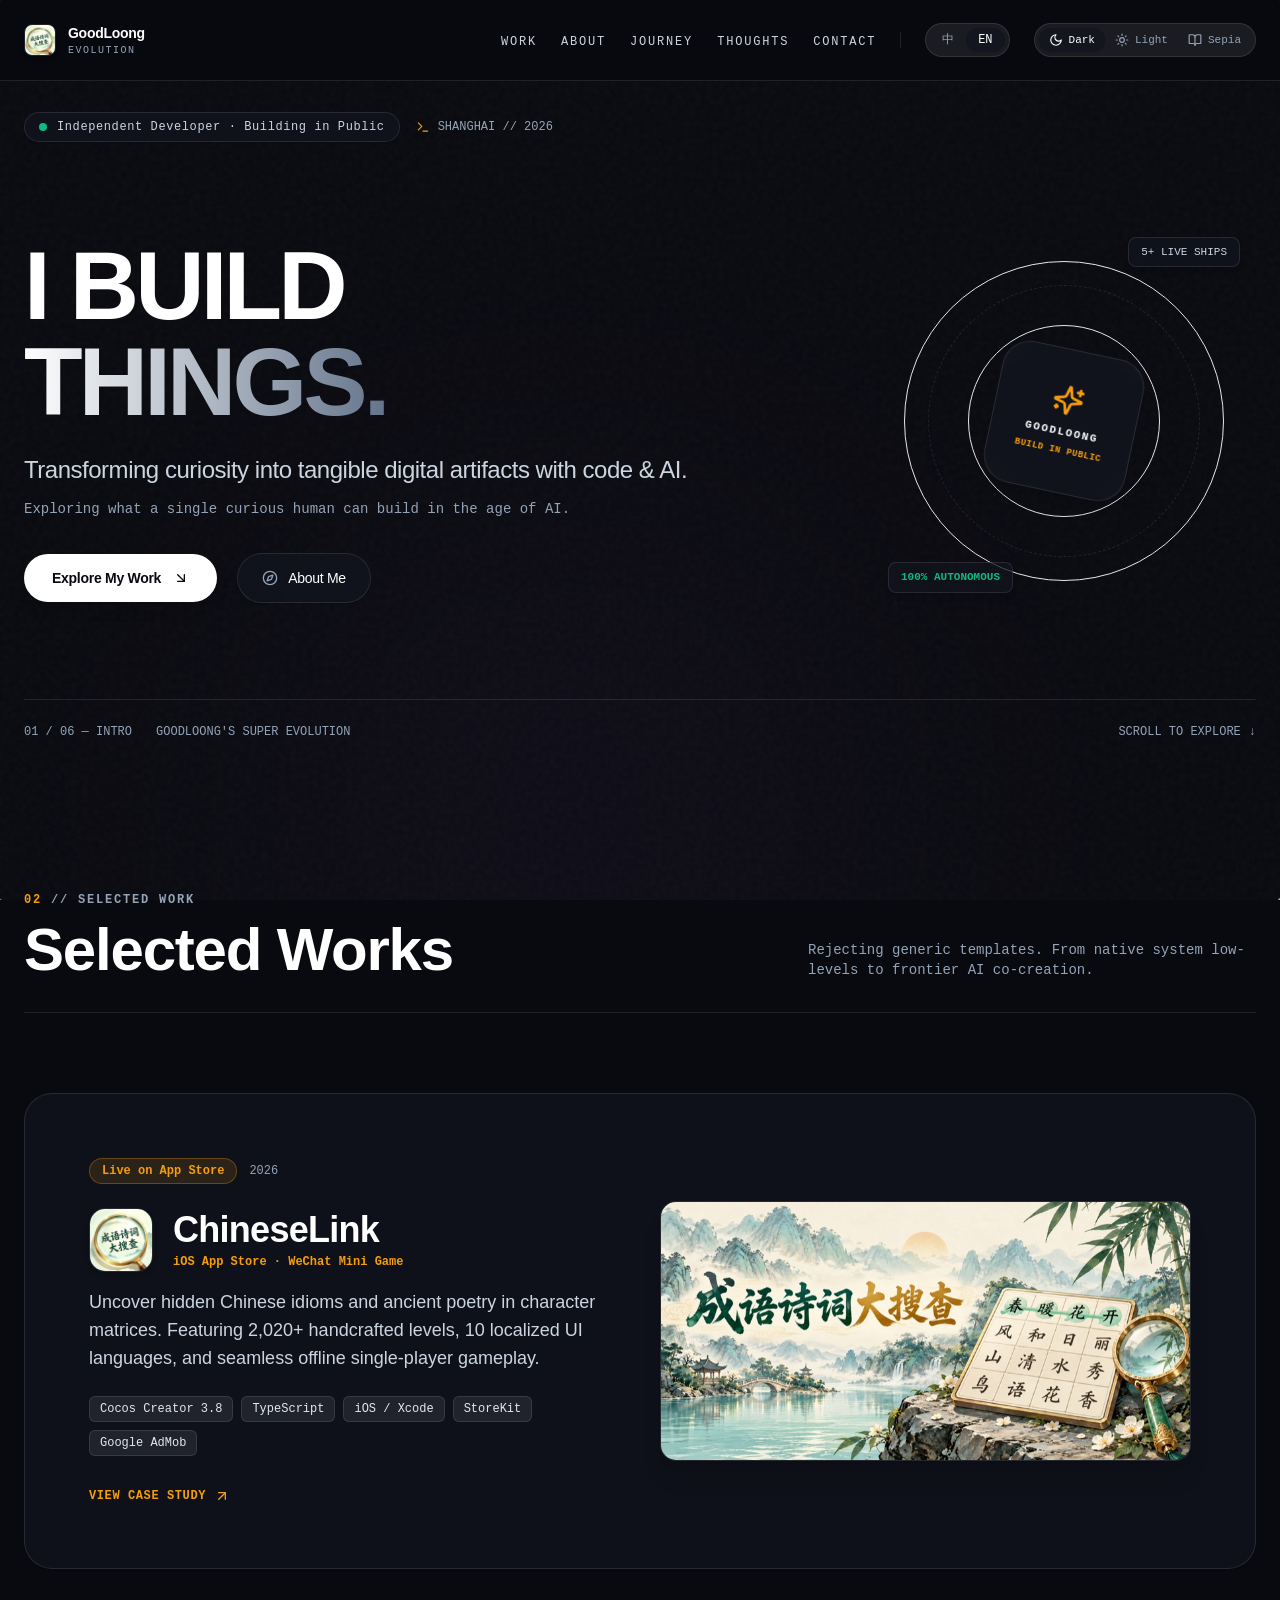
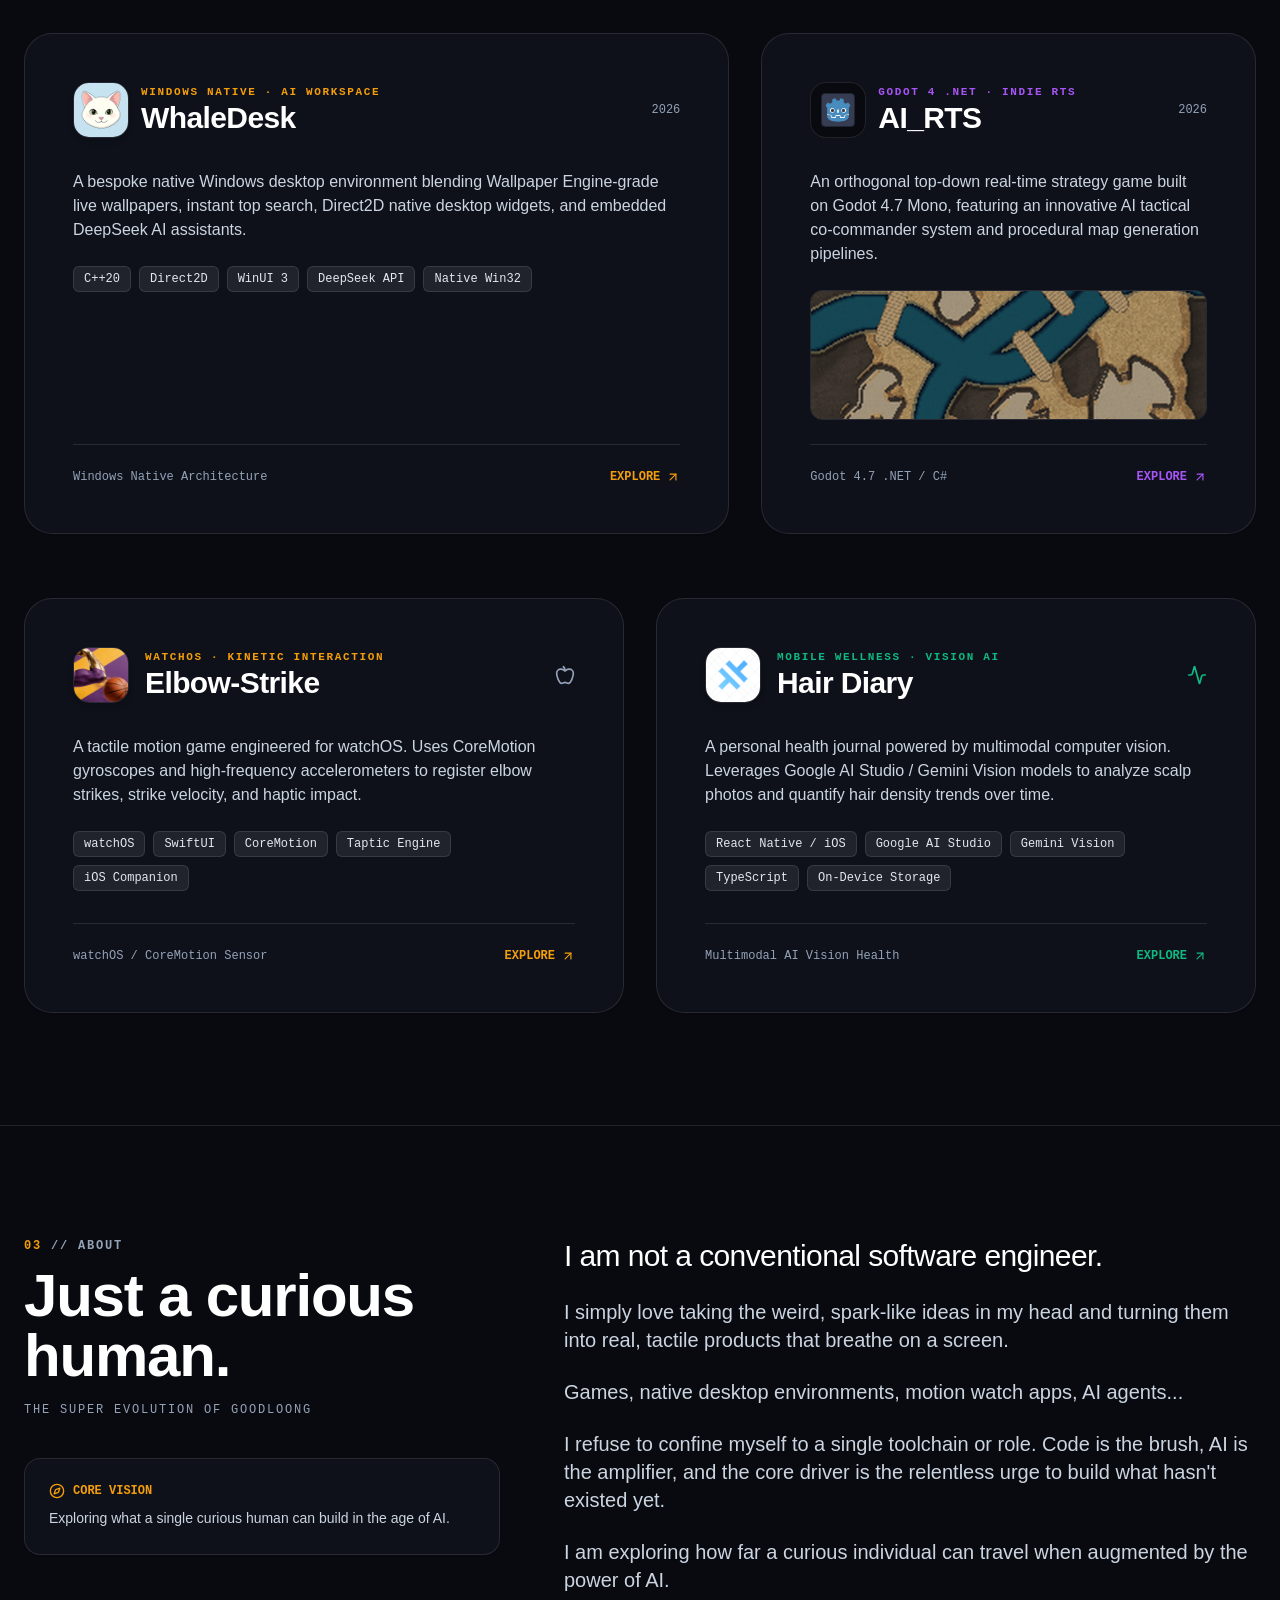
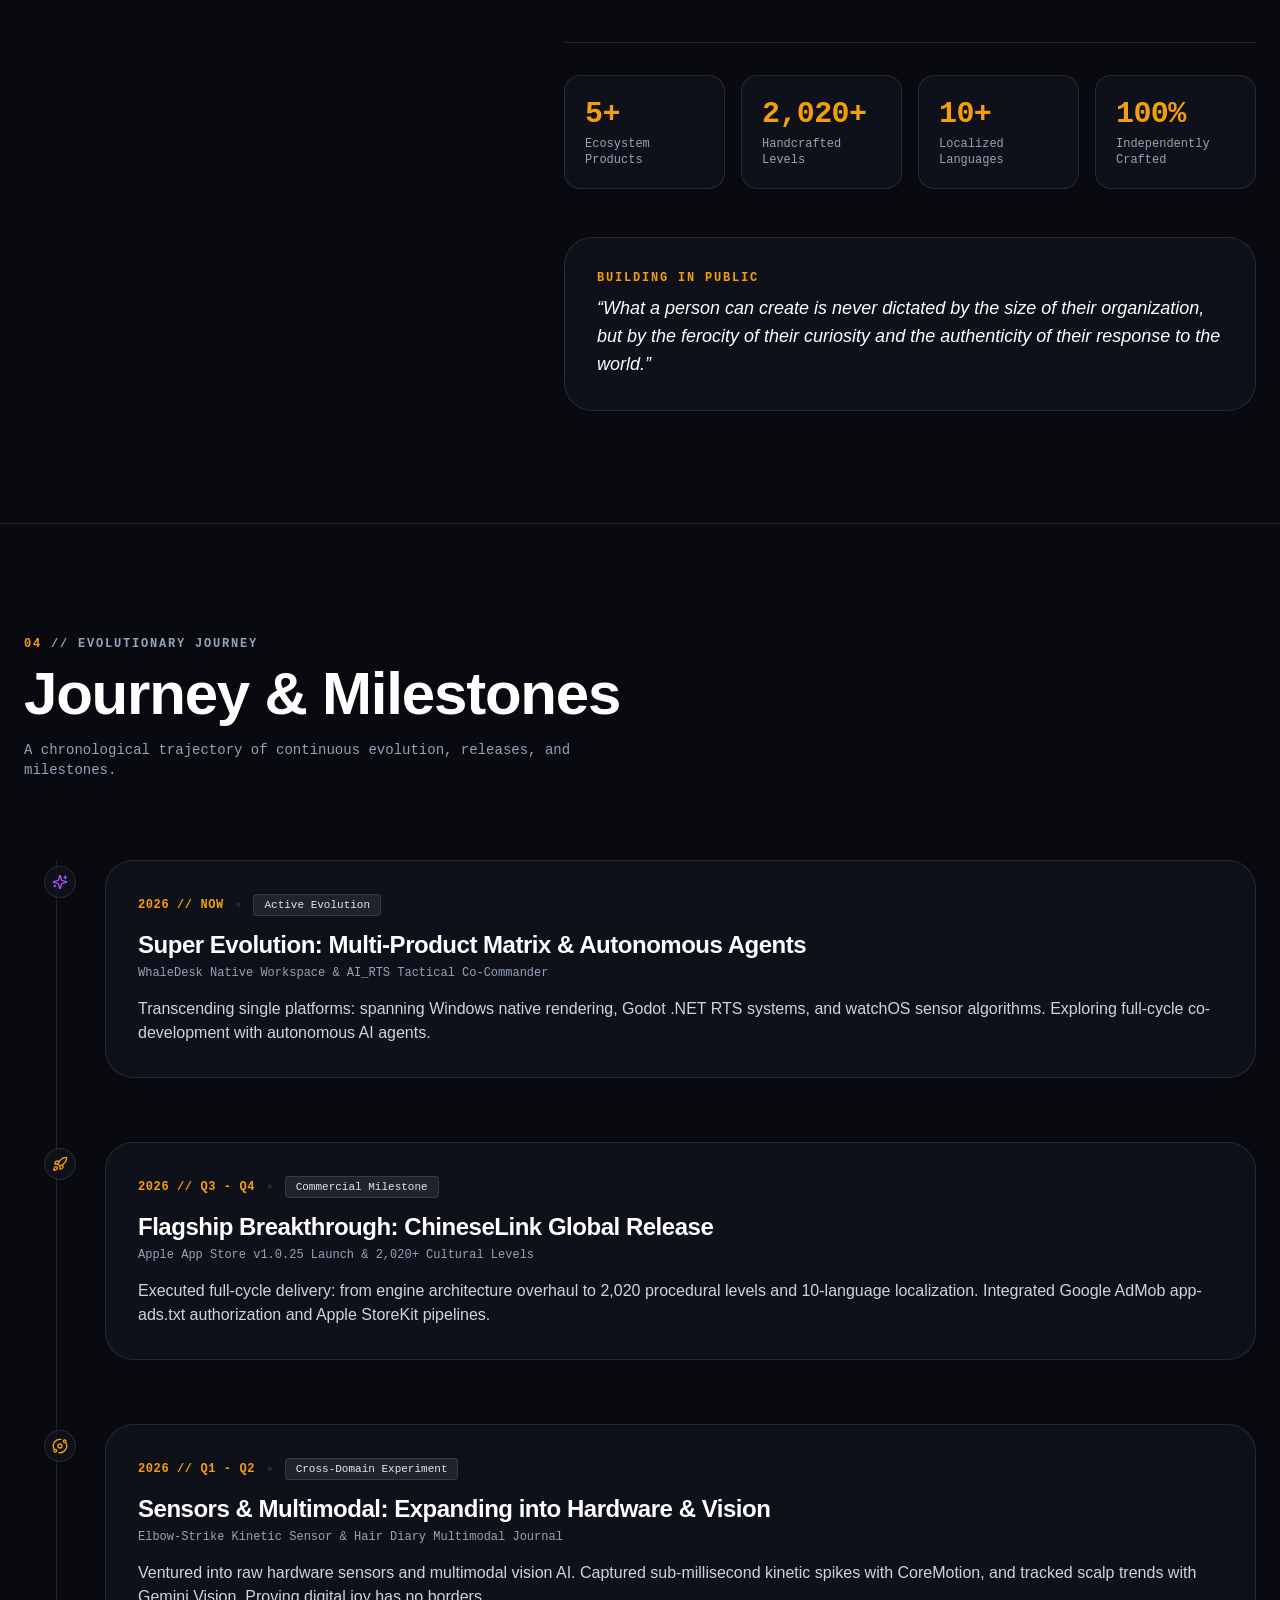
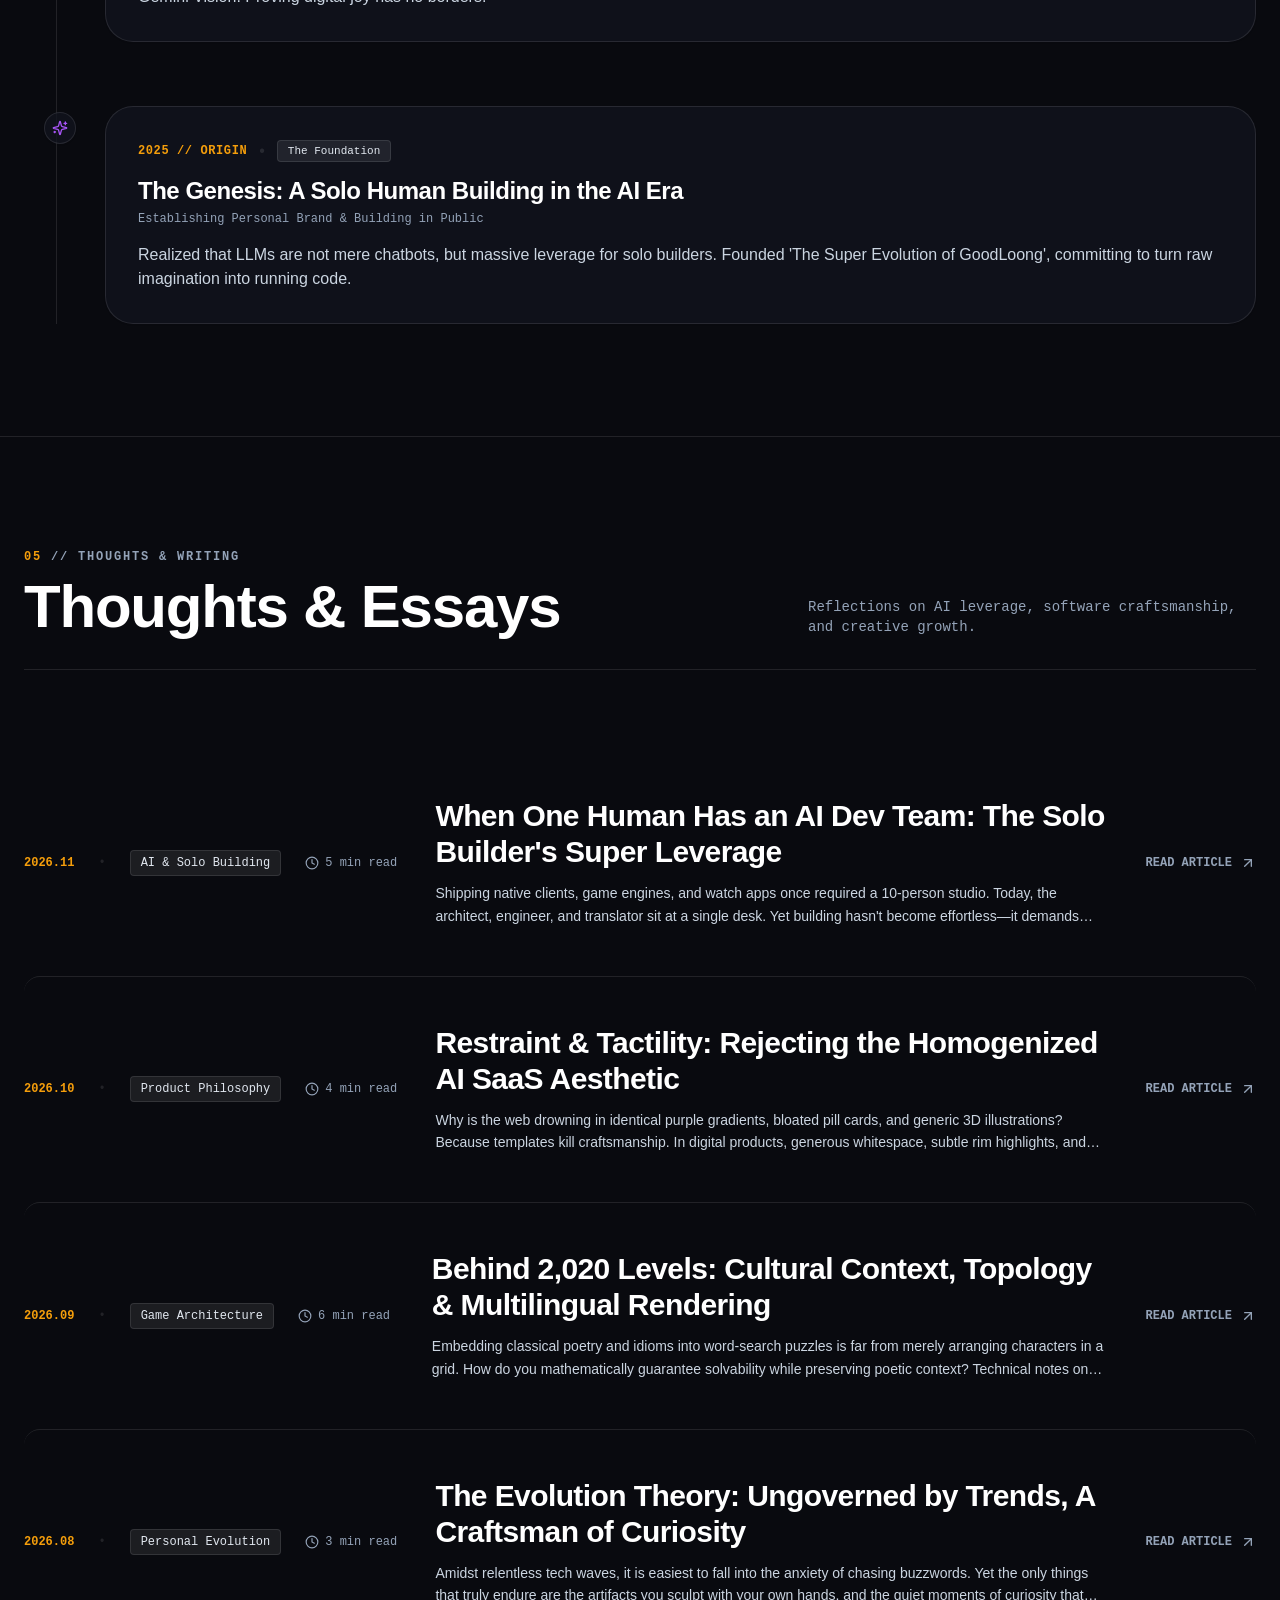
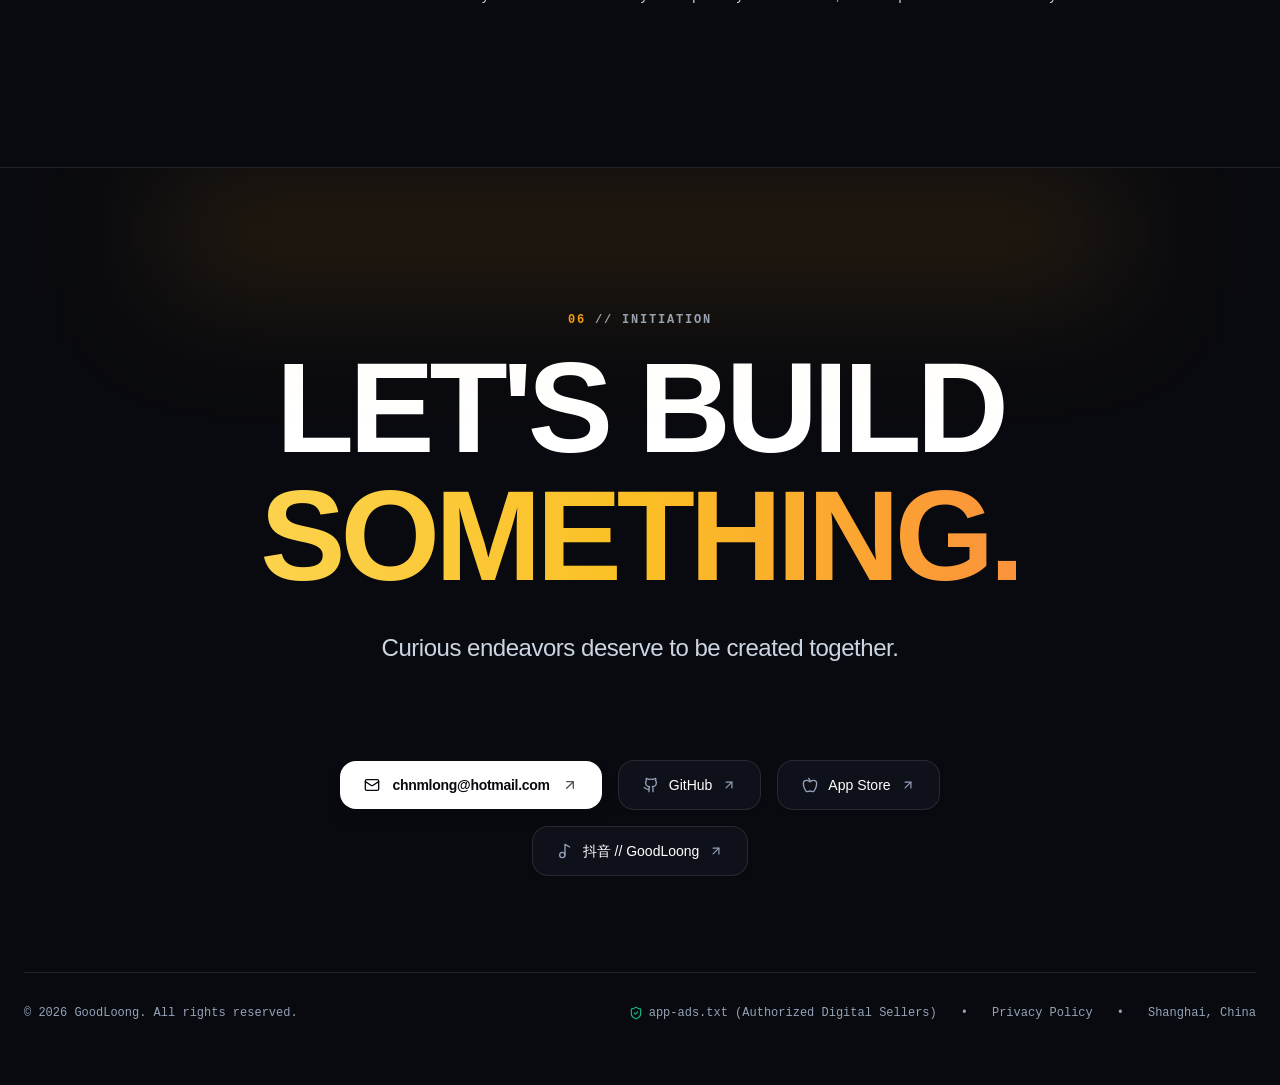
<file: index.html>
<!DOCTYPE html><html lang="zh-CN" class="dark scroll-smooth"><head><meta charSet="utf-8"/><meta name="viewport" content="width=device-width, initial-scale=1"/><link rel="preload" as="image" href="/images/chineselink-icon.png"/><link rel="preload" as="image" href="/images/chineselink-banner.jpg"/><link rel="preload" as="image" href="/images/whaledesk-icon.png"/><link rel="preload" as="image" href="/images/airts-icon.svg"/><link rel="preload" as="image" href="/images/airts-preview.png"/><link rel="preload" as="image" href="/images/elbowstrike-icon.png"/><link rel="preload" as="image" href="/images/hairdiary-icon.png"/><link rel="stylesheet" href="/_next/static/css/eb217b995e70e634.css" data-precedence="next"/><link rel="preload" as="script" fetchPriority="low" href="/_next/static/chunks/webpack-8658fdbc42bfbbae.js"/><script src="/_next/static/chunks/fd9d1056-91aa9495991b9c80.js" async=""></script><script src="/_next/static/chunks/117-db2103dfdeca0efb.js" async=""></script><script src="/_next/static/chunks/main-app-16af84683da16f90.js" async=""></script><script src="/_next/static/chunks/366-4ab0dffbde142927.js" async=""></script><script src="/_next/static/chunks/572-d98a32b96989628b.js" async=""></script><script src="/_next/static/chunks/app/page-ea4a52469a6905f6.js" async=""></script><script src="/_next/static/chunks/app/layout-b1ed1b6c03628117.js" async=""></script><title>古德龙 (GoodLoong) · 独立开发者 &amp; AI Builder</title><meta name="description" content="古德龙的超级进化：探索 AI 时代，一个普通人能够创造什么。独立游戏、原生客户端、AI Agent 创造者作品集与思考札记。"/><link rel="author" href="https://goodloongstudio.github.io"/><meta name="author" content="GoodLoong"/><meta name="keywords" content="古德龙,GoodLoong,独立开发,AI Builder,ChineseLink,成语诗词大搜查,WhaleDesk,AI_RTS,Elbow-Strike,Hair Diary"/><meta property="og:title" content="古德龙 (GoodLoong) · 独立开发者 &amp; AI Builder"/><meta property="og:description" content="探索 AI 时代，一个普通人能够创造什么。独立游戏与原生客户端作品集。"/><meta property="og:url" content="https://goodloongstudio.github.io/"/><meta property="og:site_name" content="GoodLoong Studio"/><meta property="og:locale" content="zh_CN"/><meta property="og:type" content="website"/><meta name="twitter:card" content="summary"/><meta name="twitter:title" content="古德龙 (GoodLoong) · 独立开发者 &amp; AI Builder"/><meta name="twitter:description" content="探索 AI 时代，一个普通人能够创造什么。独立游戏与原生客户端作品集。"/><link rel="icon" href="/images/chineselink-icon.png"/><script src="/_next/static/chunks/polyfills-42372ed130431b0a.js" noModule=""></script></head><body class="antialiased selection:bg-accent-cyan/30 selection:text-white"><div class="fixed inset-0 pointer-events-none z-0 overflow-hidden"><div class="absolute -top-32 -left-32 w-[600px] h-[600px] bg-accent-blue/10 dark:bg-accent-blue/[0.07] rounded-full blur-[140px] animate-pulse"></div><div class="absolute top-1/3 -right-40 w-[550px] h-[550px] bg-accent-cyan/10 dark:bg-accent-cyan/[0.06] rounded-full blur-[160px] animate-float"></div><div class="absolute -bottom-40 left-1/4 w-[500px] h-[500px] bg-accent-purple/10 dark:bg-accent-purple/[0.05] rounded-full blur-[150px]"></div><canvas class="absolute inset-0 block w-full h-full"></canvas><div class="absolute inset-0 opacity-[0.025] dark:opacity-[0.035] mix-blend-overlay pointer-events-none" style="background-image:url(&quot;data:image/svg+xml,%3Csvg viewBox=&#x27;0 0 200 200&#x27; xmlns=&#x27;http://www.w3.org/2000/svg&#x27;%3E%3Cfilter id=&#x27;noiseFilter&#x27;%3E%3CfeTurbulence type=&#x27;fractalNoise&#x27; baseFrequency=&#x27;0.8&#x27; numOctaves=&#x27;3&#x27; stitchTiles=&#x27;stitch&#x27;/%3E%3C/filter%3E%3Crect width=&#x27;100%25&#x27; height=&#x27;100%25&#x27; filter=&#x27;url(%23noiseFilter)&#x27;/%3E%3C/svg%3E&quot;)"></div></div><div class="relative min-h-screen"><nav class="fixed top-0 left-0 right-0 z-40 backdrop-blur-xl bg-theme-nav border-b border-theme-border transition-colors duration-300"><div class="max-w-7xl mx-auto px-6 h-20 flex items-center justify-between"><a href="#" class="flex items-center gap-3 group"><div class="w-8 h-8 rounded-lg overflow-hidden border border-theme-border shadow-md group-hover:scale-105 transition-transform duration-300"><img src="/images/chineselink-icon.png" alt="GoodLoong" class="w-full h-full object-cover"/></div><div class="flex flex-col"><span class="text-sm font-bold tracking-tight text-theme-primary group-hover:text-accent-cyan transition-colors">古德龙</span><span class="text-[10px] font-mono tracking-widest text-theme-muted uppercase">超级进化</span></div></a><div class="hidden md:flex items-center gap-6"><ul class="flex items-center gap-6 list-none"><li><a href="#work" class="text-xs uppercase tracking-widest text-theme-secondary hover:text-theme-primary transition-colors font-mono">作品</a></li><li><a href="#about" class="text-xs uppercase tracking-widest text-theme-secondary hover:text-theme-primary transition-colors font-mono">关于</a></li><li><a href="#journey" class="text-xs uppercase tracking-widest text-theme-secondary hover:text-theme-primary transition-colors font-mono">旅程</a></li><li><a href="#thoughts" class="text-xs uppercase tracking-widest text-theme-secondary hover:text-theme-primary transition-colors font-mono">思考</a></li><li><a href="#contact" class="text-xs uppercase tracking-widest text-theme-secondary hover:text-theme-primary transition-colors font-mono">联系</a></li></ul><div class="h-4 w-[1px] bg-theme-border"></div><div class="flex items-center bg-theme-tag border border-theme-border rounded-full p-1"><button class="px-3 py-1 rounded-full text-xs font-mono font-medium transition-all bg-theme-card text-theme-primary shadow-sm">中</button><button class="px-3 py-1 rounded-full text-xs font-mono font-medium transition-all text-theme-muted hover:text-theme-primary">EN</button></div><div class="flex items-center bg-theme-tag border border-theme-border rounded-full p-1"><button title="深色模式 (曜石黑)" class="px-2.5 py-1 rounded-full text-xs font-mono transition-all flex items-center gap-1.5 bg-theme-card text-theme-primary shadow-sm"><svg xmlns="http://www.w3.org/2000/svg" width="24" height="24" viewBox="0 0 24 24" fill="none" stroke="currentColor" stroke-width="2" stroke-linecap="round" stroke-linejoin="round" class="lucide lucide-moon w-3.5 h-3.5"><path d="M12 3a6 6 0 0 0 9 9 9 9 0 1 1-9-9Z"></path></svg><span class="hidden xl:inline text-[11px]">深色</span></button><button title="白色模式 (极简白)" class="px-2.5 py-1 rounded-full text-xs font-mono transition-all flex items-center gap-1.5 text-theme-muted hover:text-theme-primary"><svg xmlns="http://www.w3.org/2000/svg" width="24" height="24" viewBox="0 0 24 24" fill="none" stroke="currentColor" stroke-width="2" stroke-linecap="round" stroke-linejoin="round" class="lucide lucide-sun w-3.5 h-3.5"><circle cx="12" cy="12" r="4"></circle><path d="M12 2v2"></path><path d="M12 20v2"></path><path d="m4.93 4.93 1.41 1.41"></path><path d="m17.66 17.66 1.41 1.41"></path><path d="M2 12h2"></path><path d="M20 12h2"></path><path d="m6.34 17.66-1.41 1.41"></path><path d="m19.07 4.93-1.41 1.41"></path></svg><span class="hidden xl:inline text-[11px]">白色</span></button><button title="褐色模式 (典雅纸褐)" class="px-2.5 py-1 rounded-full text-xs font-mono transition-all flex items-center gap-1.5 text-theme-muted hover:text-theme-primary"><svg xmlns="http://www.w3.org/2000/svg" width="24" height="24" viewBox="0 0 24 24" fill="none" stroke="currentColor" stroke-width="2" stroke-linecap="round" stroke-linejoin="round" class="lucide lucide-book-open w-3.5 h-3.5"><path d="M12 7v14"></path><path d="M3 18a1 1 0 0 1-1-1V4a1 1 0 0 1 1-1h5a4 4 0 0 1 4 4 4 4 0 0 1 4-4h5a1 1 0 0 1 1 1v13a1 1 0 0 1-1 1h-6a3 3 0 0 0-3 3 3 3 0 0 0-3-3z"></path></svg><span class="hidden xl:inline text-[11px]">褐色</span></button></div></div><div class="flex items-center gap-2 md:hidden"><div class="flex items-center bg-theme-tag border border-theme-border rounded-full p-0.5"><button class="px-2 py-0.5 text-xs font-mono text-theme-primary">中/EN</button></div><div class="flex items-center bg-theme-tag border border-theme-border rounded-full p-0.5"><button class="p-1.5 text-theme-primary" title="Toggle Theme"><svg xmlns="http://www.w3.org/2000/svg" width="24" height="24" viewBox="0 0 24 24" fill="none" stroke="currentColor" stroke-width="2" stroke-linecap="round" stroke-linejoin="round" class="lucide lucide-moon w-4 h-4"><path d="M12 3a6 6 0 0 0 9 9 9 9 0 1 1-9-9Z"></path></svg></button></div><button class="p-2 rounded-xl text-theme-primary hover:bg-theme-tag transition-colors"><svg xmlns="http://www.w3.org/2000/svg" width="24" height="24" viewBox="0 0 24 24" fill="none" stroke="currentColor" stroke-width="2" stroke-linecap="round" stroke-linejoin="round" class="lucide lucide-menu w-6 h-6"><line x1="4" x2="20" y1="12" y2="12"></line><line x1="4" x2="20" y1="6" y2="6"></line><line x1="4" x2="20" y1="18" y2="18"></line></svg></button></div></div></nav><main class="relative z-10"><section class="relative min-h-[680px] lg:min-h-[780px] flex flex-col justify-between pt-24 sm:pt-28 pb-10 px-6 max-w-7xl mx-auto"><div class="flex items-center gap-4 flex-wrap"><div class="inline-flex items-center gap-2.5 px-3.5 py-1.5 rounded-full border border-theme-border bg-theme-card backdrop-blur-md shadow-sm"><span class="w-2 h-2 rounded-full bg-accent-emerald animate-ping"></span><span class="text-xs font-mono tracking-wider text-theme-secondary font-medium">独立开发 · 持续公开创作 (Building in Public)</span></div><div class="hidden sm:inline-flex items-center gap-2 text-xs font-mono text-theme-muted"><svg xmlns="http://www.w3.org/2000/svg" width="24" height="24" viewBox="0 0 24 24" fill="none" stroke="currentColor" stroke-width="2" stroke-linecap="round" stroke-linejoin="round" class="lucide lucide-terminal w-3.5 h-3.5 text-accent-brand"><polyline points="4 17 10 11 4 5"></polyline><line x1="12" x2="20" y1="19" y2="19"></line></svg><span>SHANGHAI // 2026</span></div></div><div class="my-auto py-8 grid grid-cols-1 lg:grid-cols-12 gap-10 items-center"><div class="lg:col-span-8"><div><h1 class="text-5xl sm:text-6xl md:text-7xl lg:text-8xl font-black tracking-tighter leading-[0.95] text-theme-primary select-none">I BUILD<br/><span class="relative inline-block text-transparent bg-clip-text bg-gradient-to-r from-[var(--color-hero-gradient-from)] to-[var(--color-hero-gradient-to)]">THINGS.</span></h1></div><p class="mt-6 text-xl sm:text-2xl font-light text-theme-secondary max-w-2xl leading-relaxed tracking-tight">用代码、AI 和一点好奇心，创造有趣的东西。</p><p class="mt-3 text-sm font-mono text-theme-muted max-w-xl leading-relaxed">探索 AI 时代，一个普通人能够创造什么。</p><div class="mt-8 flex items-center gap-5 flex-wrap"><a href="#work" class="group relative inline-flex items-center gap-3 px-7 py-3.5 rounded-full bg-theme-btnPrimary text-theme-btnPrimaryText font-semibold text-sm tracking-tight transition-transform duration-300 hover:scale-105 active:scale-95 shadow-lg"><span>探索我的作品</span><svg xmlns="http://www.w3.org/2000/svg" width="24" height="24" viewBox="0 0 24 24" fill="none" stroke="currentColor" stroke-width="2" stroke-linecap="round" stroke-linejoin="round" class="lucide lucide-arrow-down-right w-4 h-4 group-hover:translate-x-0.5 group-hover:translate-y-0.5 transition-transform"><path d="m7 7 10 10"></path><path d="M17 7v10H7"></path></svg></a><a href="#about" class="inline-flex items-center gap-2.5 px-6 py-3.5 rounded-full border border-theme-border bg-theme-card text-theme-primary text-sm font-medium tracking-tight hover:border-accent-brand/40 hover:bg-theme-cardHover transition-all duration-300 shadow-sm"><svg xmlns="http://www.w3.org/2000/svg" width="24" height="24" viewBox="0 0 24 24" fill="none" stroke="currentColor" stroke-width="2" stroke-linecap="round" stroke-linejoin="round" class="lucide lucide-compass w-4 h-4 text-theme-muted"><path d="m16.24 7.76-1.804 5.411a2 2 0 0 1-1.265 1.265L7.76 16.24l1.804-5.411a2 2 0 0 1 1.265-1.265z"></path><circle cx="12" cy="12" r="10"></circle></svg><span>关于我</span></a></div></div><div class="lg:col-span-4 relative flex items-center justify-center"><div class="relative w-72 h-72 sm:w-80 sm:h-80 flex items-center justify-center"><div class="absolute inset-0 rounded-full border border-accent-brand/20 animate-[spin_32s_linear_infinite]"></div><div class="absolute inset-6 rounded-full border border-dashed border-theme-border animate-[spin_24s_linear_infinite_reverse]"></div><div class="absolute inset-16 rounded-full border border-accent-brand/25 animate-[spin_40s_linear_infinite]"></div><div class="relative w-36 h-36 rounded-3xl bg-theme-card border border-theme-border shadow-xl flex flex-col items-center justify-center text-center p-4 transform rotate-12 hover:rotate-0 transition-transform duration-700 group backdrop-blur-md"><svg xmlns="http://www.w3.org/2000/svg" width="24" height="24" viewBox="0 0 24 24" fill="none" stroke="currentColor" stroke-width="2" stroke-linecap="round" stroke-linejoin="round" class="lucide lucide-sparkles w-8 h-8 text-accent-brand mb-2 group-hover:scale-110 transition-transform"><path d="M9.937 15.5A2 2 0 0 0 8.5 14.063l-6.135-1.582a.5.5 0 0 1 0-.962L8.5 9.936A2 2 0 0 0 9.937 8.5l1.582-6.135a.5.5 0 0 1 .963 0L14.063 8.5A2 2 0 0 0 15.5 9.937l6.135 1.581a.5.5 0 0 1 0 .964L15.5 14.063a2 2 0 0 0-1.437 1.437l-1.582 6.135a.5.5 0 0 1-.963 0z"></path><path d="M20 3v4"></path><path d="M22 5h-4"></path><path d="M4 17v2"></path><path d="M5 18H3"></path></svg><span class="text-[11px] font-mono font-bold tracking-widest text-theme-primary uppercase">GOODLOONG</span><span class="text-[9px] font-mono font-bold tracking-wider text-accent-brand mt-1">BUILD IN PUBLIC</span></div><div class="absolute -top-4 -right-4 px-3 py-1.5 rounded-lg border border-theme-border bg-theme-card text-[11px] font-mono text-theme-secondary shadow-md font-medium">5+ LIVE SHIPS</div><div class="absolute -bottom-2 -left-4 px-3 py-1.5 rounded-lg border border-theme-border bg-theme-card text-[11px] font-mono text-accent-emerald shadow-md font-semibold">100% AUTONOMOUS</div></div></div></div><div class="flex items-center justify-between border-t border-theme-border pt-6 text-xs font-mono text-theme-muted"><div class="flex items-center gap-6"><span>01 / 06 — INTRO</span><span class="hidden sm:inline font-medium">GOODLOONG&#x27;S SUPER EVOLUTION</span></div><div class="flex items-center gap-2"><span>SCROLL TO EXPLORE</span><span class="inline-block animate-bounce">↓</span></div></div></section><section id="work" class="py-28 px-6 max-w-7xl mx-auto relative z-10"><div class="flex flex-col md:flex-row md:items-end justify-between mb-20 pb-8 border-b border-theme-border"><div><span class="text-xs font-mono tracking-widest text-theme-muted uppercase block mb-3 font-semibold"><span class="text-accent-brand">02</span> // SELECTED WORK</span><h2 class="text-4xl sm:text-5xl md:text-6xl font-black tracking-tight text-theme-primary">精选作品</h2></div><p class="mt-4 md:mt-0 text-sm font-mono text-theme-muted max-w-md">拒绝同质化模版。从原生系统底层到前沿 AI 协同，每一个项目都是一次独特的数字建造。</p></div><div class="space-y-16"><article data-cursor="view" data-cursor-text="EXPLORE" class="group relative rounded-3xl bg-theme-card hover:bg-theme-cardHover border border-theme-border hover:border-accent-brand/40 transition-all duration-500 overflow-hidden cursor-pointer p-8 sm:p-12 md:p-16 hover:-translate-y-1 shadow-sm hover:shadow-2xl"><div class="grid grid-cols-1 lg:grid-cols-12 gap-10 items-center"><div class="lg:col-span-6 flex flex-col justify-between"><div><div class="flex items-center gap-3 mb-6"><span class="px-3 py-1 rounded-full text-xs font-mono font-semibold bg-accent-brandSubtle border border-accent-brandBorder text-accent-brand">官方上架 · 旗舰</span><span class="text-xs font-mono text-theme-muted">2026</span></div><div class="flex items-center gap-5 mb-4"><img src="/images/chineselink-icon.png" alt="ChineseLink" class="w-16 h-16 rounded-2xl border border-theme-border shadow-md object-cover group-hover:scale-105 transition-transform duration-500"/><div><h3 class="text-3xl sm:text-4xl font-extrabold tracking-tight text-theme-primary group-hover:text-accent-brand transition-colors">ChineseLink</h3><p class="text-xs font-mono text-accent-brand mt-1 font-semibold">iOS App Store · WeChat Mini Game</p></div></div><p class="text-theme-secondary text-base sm:text-lg font-light leading-relaxed mt-4">在方寸字阵中，寻味成语与千古诗词。横竖斜向滑动连词，拥有 2,020+ 精编主线关卡、10 种全球语言本地化与单机离线畅玩体验。</p><div class="flex flex-wrap gap-2 mt-6"><span class="px-2.5 py-1 rounded-md text-xs font-mono bg-theme-tag border border-theme-border text-theme-tagText font-medium">Cocos Creator 3.8</span><span class="px-2.5 py-1 rounded-md text-xs font-mono bg-theme-tag border border-theme-border text-theme-tagText font-medium">TypeScript</span><span class="px-2.5 py-1 rounded-md text-xs font-mono bg-theme-tag border border-theme-border text-theme-tagText font-medium">iOS / Xcode</span><span class="px-2.5 py-1 rounded-md text-xs font-mono bg-theme-tag border border-theme-border text-theme-tagText font-medium">StoreKit</span><span class="px-2.5 py-1 rounded-md text-xs font-mono bg-theme-tag border border-theme-border text-theme-tagText font-medium">Google AdMob</span></div></div><div class="mt-8 flex items-center gap-4"><span class="inline-flex items-center gap-2 text-xs font-mono font-bold tracking-wider text-accent-brand group-hover:translate-x-1 transition-transform"><span>查看详情与架构</span><svg xmlns="http://www.w3.org/2000/svg" width="24" height="24" viewBox="0 0 24 24" fill="none" stroke="currentColor" stroke-width="2" stroke-linecap="round" stroke-linejoin="round" class="lucide lucide-arrow-up-right w-4 h-4"><path d="M7 7h10v10"></path><path d="M7 17 17 7"></path></svg></span></div></div><div class="lg:col-span-6 relative"><div class="rounded-2xl overflow-hidden border border-theme-border shadow-xl bg-black/10 group-hover:scale-[1.02] transition-transform duration-700"><img src="/images/chineselink-banner.jpg" alt="ChineseLink" class="w-full h-auto object-cover"/></div></div></div></article><div class="grid grid-cols-1 lg:grid-cols-12 gap-8"><article data-cursor="view" data-cursor-text="CASE" class="lg:col-span-7 group rounded-3xl bg-theme-card hover:bg-theme-cardHover border border-theme-border hover:border-accent-brand/40 transition-all duration-500 overflow-hidden cursor-pointer p-8 sm:p-12 flex flex-col justify-between hover:-translate-y-1 shadow-sm hover:shadow-2xl"><div><div class="flex items-center justify-between mb-8"><div class="flex items-center gap-3"><img src="/images/whaledesk-icon.png" alt="WhaleDesk" class="w-14 h-14 rounded-2xl border border-theme-border shadow-md object-cover"/><div><span class="text-[11px] font-mono tracking-widest text-accent-brand uppercase block font-semibold">Windows 原生桌面 · AI Agent</span><h3 class="text-2xl sm:text-3xl font-extrabold tracking-tight text-theme-primary group-hover:text-accent-brand transition-colors">WhaleDesk</h3></div></div><span class="text-xs font-mono text-theme-muted">2026</span></div><p class="text-theme-secondary text-sm sm:text-base font-light leading-relaxed mb-6">专为 Windows 深度定制的原生 AI 智能桌面系统。集成 Wallpaper Engine 级原生动态壁纸引擎、全局极速搜索、Direct2D 桌面小组件与 DeepSeek / Pi 智能工作台。</p><div class="flex flex-wrap gap-2 mb-8"><span class="px-2.5 py-1 rounded-md text-xs font-mono bg-theme-tag border border-theme-border text-theme-tagText font-medium">C++20</span><span class="px-2.5 py-1 rounded-md text-xs font-mono bg-theme-tag border border-theme-border text-theme-tagText font-medium">Direct2D</span><span class="px-2.5 py-1 rounded-md text-xs font-mono bg-theme-tag border border-theme-border text-theme-tagText font-medium">WinUI 3</span><span class="px-2.5 py-1 rounded-md text-xs font-mono bg-theme-tag border border-theme-border text-theme-tagText font-medium">DeepSeek API</span><span class="px-2.5 py-1 rounded-md text-xs font-mono bg-theme-tag border border-theme-border text-theme-tagText font-medium">Native Win32</span></div></div><div class="pt-6 border-t border-theme-border flex items-center justify-between"><span class="text-xs font-mono text-theme-muted font-medium">Windows 原生 / Direct2D</span><span class="inline-flex items-center gap-1.5 text-xs font-mono font-bold text-accent-brand group-hover:translate-x-1 transition-transform"><span>探索</span><svg xmlns="http://www.w3.org/2000/svg" width="24" height="24" viewBox="0 0 24 24" fill="none" stroke="currentColor" stroke-width="2" stroke-linecap="round" stroke-linejoin="round" class="lucide lucide-arrow-up-right w-3.5 h-3.5"><path d="M7 7h10v10"></path><path d="M7 17 17 7"></path></svg></span></div></article><article data-cursor="view" data-cursor-text="TACTICS" class="lg:col-span-5 group rounded-3xl bg-theme-card hover:bg-theme-cardHover border border-theme-border hover:border-accent-purple/50 transition-all duration-500 overflow-hidden cursor-pointer p-8 sm:p-12 flex flex-col justify-between hover:-translate-y-1 shadow-sm hover:shadow-2xl"><div><div class="flex items-center justify-between mb-8"><div class="flex items-center gap-3"><div class="w-14 h-14 rounded-2xl bg-black/10 dark:bg-black/40 border border-theme-border p-2.5 flex items-center justify-center"><img src="/images/airts-icon.svg" alt="AI_RTS" class="w-full h-full object-contain"/></div><div><span class="text-[11px] font-mono tracking-widest text-accent-purple uppercase block font-semibold">Godot 4 .NET · 独立游戏</span><h3 class="text-2xl sm:text-3xl font-extrabold tracking-tight text-theme-primary group-hover:text-accent-purple transition-colors">AI_RTS</h3></div></div><span class="text-xs font-mono text-theme-muted">2026</span></div><p class="text-theme-secondary text-sm sm:text-base font-light leading-relaxed mb-6">基于 Godot 4.7 Mono 正交俯视架构的即时战略游戏。创新引入 LLM / 强化学习战术 AI 副官系统与自动化地图程序生成管线。</p><div class="rounded-xl overflow-hidden border border-theme-border mb-6"><img src="/images/airts-preview.png" alt="AI_RTS map preview" class="w-full h-32 object-cover group-hover:scale-105 transition-transform duration-500"/></div></div><div class="pt-6 border-t border-theme-border flex items-center justify-between"><span class="text-xs font-mono text-theme-muted font-medium">Godot 4.7 Mono / C#</span><span class="inline-flex items-center gap-1.5 text-xs font-mono font-bold text-accent-purple group-hover:translate-x-1 transition-transform"><span>探索</span><svg xmlns="http://www.w3.org/2000/svg" width="24" height="24" viewBox="0 0 24 24" fill="none" stroke="currentColor" stroke-width="2" stroke-linecap="round" stroke-linejoin="round" class="lucide lucide-arrow-up-right w-3.5 h-3.5"><path d="M7 7h10v10"></path><path d="M7 17 17 7"></path></svg></span></div></article></div><div class="grid grid-cols-1 lg:grid-cols-12 gap-8"><article data-cursor="view" data-cursor-text="WATCH" class="lg:col-span-6 group rounded-3xl bg-theme-card hover:bg-theme-cardHover border border-theme-border hover:border-accent-amber/50 transition-all duration-500 overflow-hidden cursor-pointer p-8 sm:p-12 flex flex-col justify-between hover:-translate-y-1 shadow-sm hover:shadow-2xl"><div><div class="flex items-center justify-between mb-8"><div class="flex items-center gap-4"><img src="/images/elbowstrike-icon.png" alt="Elbow-Strike" class="w-14 h-14 rounded-2xl border border-theme-border shadow-md object-cover"/><div><span class="text-[11px] font-mono tracking-widest text-accent-amber uppercase block font-semibold">watchOS · 体感交互</span><h3 class="text-2xl sm:text-3xl font-extrabold tracking-tight text-theme-primary group-hover:text-accent-amber transition-colors">Elbow-Strike</h3></div></div><svg xmlns="http://www.w3.org/2000/svg" width="24" height="24" viewBox="0 0 24 24" fill="none" stroke="currentColor" stroke-width="2" stroke-linecap="round" stroke-linejoin="round" class="lucide lucide-apple w-5 h-5 text-theme-muted"><path d="M12 20.94c1.5 0 2.75 1.06 4 1.06 3 0 6-8 6-12.22A4.91 4.91 0 0 0 17 5c-2.22 0-4 1.44-5 2-1-.56-2.78-2-5-2a4.9 4.9 0 0 0-5 4.78C2 14 5 22 8 22c1.25 0 2.5-1.06 4-1.06Z"></path><path d="M10 2c1 .5 2 2 2 5"></path></svg></div><p class="text-theme-secondary text-sm sm:text-base font-light leading-relaxed mb-6">基于 watchOS 与 CoreMotion 传感器深度研发的腕上趣味体感应用。利用陀螺仪与加速度计实时检测肘击速度与打击力度，伴随震撼触觉反馈与动效。</p><div class="flex flex-wrap gap-2 mb-8"><span class="px-2.5 py-1 rounded-md text-xs font-mono bg-theme-tag border border-theme-border text-theme-tagText font-medium">watchOS</span><span class="px-2.5 py-1 rounded-md text-xs font-mono bg-theme-tag border border-theme-border text-theme-tagText font-medium">SwiftUI</span><span class="px-2.5 py-1 rounded-md text-xs font-mono bg-theme-tag border border-theme-border text-theme-tagText font-medium">CoreMotion</span><span class="px-2.5 py-1 rounded-md text-xs font-mono bg-theme-tag border border-theme-border text-theme-tagText font-medium">Taptic Engine</span><span class="px-2.5 py-1 rounded-md text-xs font-mono bg-theme-tag border border-theme-border text-theme-tagText font-medium">iOS Companion</span></div></div><div class="pt-6 border-t border-theme-border flex items-center justify-between"><span class="text-xs font-mono text-theme-muted font-medium">watchOS / CoreMotion</span><span class="inline-flex items-center gap-1.5 text-xs font-mono font-bold text-accent-amber group-hover:translate-x-1 transition-transform"><span>探索</span><svg xmlns="http://www.w3.org/2000/svg" width="24" height="24" viewBox="0 0 24 24" fill="none" stroke="currentColor" stroke-width="2" stroke-linecap="round" stroke-linejoin="round" class="lucide lucide-arrow-up-right w-3.5 h-3.5"><path d="M7 7h10v10"></path><path d="M7 17 17 7"></path></svg></span></div></article><article data-cursor="view" data-cursor-text="VISION" class="lg:col-span-6 group rounded-3xl bg-theme-card hover:bg-theme-cardHover border border-theme-border hover:border-accent-emerald/50 transition-all duration-500 overflow-hidden cursor-pointer p-8 sm:p-12 flex flex-col justify-between hover:-translate-y-1 shadow-sm hover:shadow-2xl"><div><div class="flex items-center justify-between mb-8"><div class="flex items-center gap-4"><img src="/images/hairdiary-icon.png" alt="Hair Diary" class="w-14 h-14 rounded-2xl border border-theme-border shadow-md object-cover"/><div><span class="text-[11px] font-mono tracking-widest text-accent-emerald uppercase block font-semibold">移动健康 · 多模态 AI</span><h3 class="text-2xl sm:text-3xl font-extrabold tracking-tight text-theme-primary group-hover:text-accent-emerald transition-colors">Hair Diary</h3></div></div><svg xmlns="http://www.w3.org/2000/svg" width="24" height="24" viewBox="0 0 24 24" fill="none" stroke="currentColor" stroke-width="2" stroke-linecap="round" stroke-linejoin="round" class="lucide lucide-activity w-5 h-5 text-accent-emerald"><path d="M22 12h-2.48a2 2 0 0 0-1.93 1.46l-2.35 8.36a.25.25 0 0 1-.48 0L9.24 2.18a.25.25 0 0 0-.48 0l-2.35 8.36A2 2 0 0 1 4.49 12H2"></path></svg></div><p class="text-theme-secondary text-sm sm:text-base font-light leading-relaxed mb-6">结合多模态计算机视觉的个人健康记录工具。借助 Google AI Studio / Gemini Vision 算法分析头皮与发质微观照片，量化发质密度与头皮状态变化趋势。</p><div class="flex flex-wrap gap-2 mb-8"><span class="px-2.5 py-1 rounded-md text-xs font-mono bg-theme-tag border border-theme-border text-theme-tagText font-medium">React Native / iOS</span><span class="px-2.5 py-1 rounded-md text-xs font-mono bg-theme-tag border border-theme-border text-theme-tagText font-medium">Google AI Studio</span><span class="px-2.5 py-1 rounded-md text-xs font-mono bg-theme-tag border border-theme-border text-theme-tagText font-medium">Gemini Vision</span><span class="px-2.5 py-1 rounded-md text-xs font-mono bg-theme-tag border border-theme-border text-theme-tagText font-medium">TypeScript</span><span class="px-2.5 py-1 rounded-md text-xs font-mono bg-theme-tag border border-theme-border text-theme-tagText font-medium">On-Device Storage</span></div></div><div class="pt-6 border-t border-theme-border flex items-center justify-between"><span class="text-xs font-mono text-theme-muted font-medium">多模态 AI 视觉分析</span><span class="inline-flex items-center gap-1.5 text-xs font-mono font-bold text-accent-emerald group-hover:translate-x-1 transition-transform"><span>探索</span><svg xmlns="http://www.w3.org/2000/svg" width="24" height="24" viewBox="0 0 24 24" fill="none" stroke="currentColor" stroke-width="2" stroke-linecap="round" stroke-linejoin="round" class="lucide lucide-arrow-up-right w-3.5 h-3.5"><path d="M7 7h10v10"></path><path d="M7 17 17 7"></path></svg></span></div></article></div></div></section><section id="about" class="py-28 px-6 max-w-7xl mx-auto relative z-10 border-t border-theme-border"><div class="grid grid-cols-1 lg:grid-cols-12 gap-16 items-start"><div class="lg:col-span-5 lg:sticky lg:top-32"><span class="text-xs font-mono tracking-widest text-theme-muted uppercase block mb-3 font-semibold"><span class="text-accent-brand">03</span> // ABOUT</span><h2 class="text-4xl sm:text-5xl md:text-6xl font-black tracking-tight text-theme-primary leading-[1.05]">Just a curious human.</h2><p class="mt-4 text-xs font-mono tracking-widest text-theme-muted uppercase font-medium">古德龙的超级进化 · 个人宣言</p><div class="mt-10 p-6 rounded-2xl bg-theme-card border border-theme-border backdrop-blur-md shadow-sm"><div class="flex items-center gap-2 text-accent-brand text-xs font-mono mb-2 font-bold"><svg xmlns="http://www.w3.org/2000/svg" width="24" height="24" viewBox="0 0 24 24" fill="none" stroke="currentColor" stroke-width="2" stroke-linecap="round" stroke-linejoin="round" class="lucide lucide-compass w-4 h-4"><path d="m16.24 7.76-1.804 5.411a2 2 0 0 1-1.265 1.265L7.76 16.24l1.804-5.411a2 2 0 0 1 1.265-1.265z"></path><circle cx="12" cy="12" r="10"></circle></svg><span>CORE VISION</span></div><p class="text-sm text-theme-secondary leading-relaxed font-light">探索 AI 时代，一个普通人能够创造什么。</p></div></div><div class="lg:col-span-7 space-y-12"><div class="space-y-6 text-lg sm:text-xl font-light text-theme-secondary leading-relaxed"><p class="text-2xl sm:text-3xl font-normal text-theme-primary tracking-tight">我不是传统意义上的程序员。</p><p class="">我喜欢把脑海里那些奇怪的想法，变成真正可以运行的产品。</p><p class="">游戏、桌面工具、体感应用、AI Agent……</p><p class="">我不把自己局限在某一种单一技术栈或角色标签里。代码是画笔，AI 是放大器，最重要的是那股想把未见之物带到现实里的执念。</p><p class="">我正在探索，一个普通人借助 AI，究竟能够走多远。</p></div><div class="grid grid-cols-2 sm:grid-cols-4 gap-4 pt-8 border-t border-theme-border"><div class="p-5 rounded-2xl bg-theme-card border border-theme-border shadow-sm"><span class="text-2xl sm:text-3xl font-black tracking-tight text-accent-brand block font-mono">5+</span><span class="text-xs font-mono text-theme-muted mt-1 block font-medium">核心产品生态</span></div><div class="p-5 rounded-2xl bg-theme-card border border-theme-border shadow-sm"><span class="text-2xl sm:text-3xl font-black tracking-tight text-accent-brand block font-mono">2,020+</span><span class="text-xs font-mono text-theme-muted mt-1 block font-medium">主线游戏关卡</span></div><div class="p-5 rounded-2xl bg-theme-card border border-theme-border shadow-sm"><span class="text-2xl sm:text-3xl font-black tracking-tight text-accent-brand block font-mono">10+</span><span class="text-xs font-mono text-theme-muted mt-1 block font-medium">国际化语言适配</span></div><div class="p-5 rounded-2xl bg-theme-card border border-theme-border shadow-sm"><span class="text-2xl sm:text-3xl font-black tracking-tight text-accent-brand block font-mono">100%</span><span class="text-xs font-mono text-theme-muted mt-1 block font-medium">独立设计与构建</span></div></div><div class="p-8 rounded-3xl bg-theme-card border border-theme-border shadow-sm"><span class="text-xs font-mono tracking-widest text-accent-brand uppercase block mb-2 font-bold">BUILDING IN PUBLIC</span><p class="text-base sm:text-lg text-theme-primary font-medium italic">“一个人能创造什么，不取决于他所处的组织规模，而取决于他的好奇心有多强烈，以及他对世界的回应有多真诚。”</p></div></div></div></section><section id="journey" class="py-28 px-6 max-w-7xl mx-auto relative z-10 border-t border-theme-border"><div class="mb-20"><span class="text-xs font-mono tracking-widest text-theme-muted uppercase block mb-3 font-semibold"><span class="text-accent-brand">04</span> // EVOLUTIONARY JOURNEY</span><h2 class="text-4xl sm:text-5xl md:text-6xl font-black tracking-tight text-theme-primary">创作旅程</h2><p class="mt-4 text-sm font-mono text-theme-muted max-w-xl">一条持续进化的数字轨迹。记录独立开发中的每一个产品发布、技术突围与关键里程碑。</p></div><div class="relative border-l border-theme-border ml-4 sm:ml-8 pl-8 sm:pl-12 space-y-16"><div class="relative group"><div class="absolute -left-[45px] sm:-left-[61px] top-1.5 flex items-center justify-center w-8 h-8 rounded-full bg-theme-card border border-theme-border group-hover:border-accent-brand group-hover:scale-110 transition-all duration-300 shadow-sm"><svg xmlns="http://www.w3.org/2000/svg" width="24" height="24" viewBox="0 0 24 24" fill="none" stroke="currentColor" stroke-width="2" stroke-linecap="round" stroke-linejoin="round" class="lucide lucide-sparkles w-4 h-4 text-accent-purple"><path d="M9.937 15.5A2 2 0 0 0 8.5 14.063l-6.135-1.582a.5.5 0 0 1 0-.962L8.5 9.936A2 2 0 0 0 9.937 8.5l1.582-6.135a.5.5 0 0 1 .963 0L14.063 8.5A2 2 0 0 0 15.5 9.937l6.135 1.581a.5.5 0 0 1 0 .964L15.5 14.063a2 2 0 0 0-1.437 1.437l-1.582 6.135a.5.5 0 0 1-.963 0z"></path><path d="M20 3v4"></path><path d="M22 5h-4"></path><path d="M4 17v2"></path><path d="M5 18H3"></path></svg></div><div class="p-8 rounded-3xl bg-theme-card hover:bg-theme-cardHover border border-theme-border hover:border-theme-borderHover transition-all duration-300 shadow-sm hover:shadow-xl"><div class="flex items-center gap-3 mb-3 flex-wrap"><span class="text-xs font-mono font-bold text-accent-brand tracking-wider">2026<!-- --> // <!-- -->NOW</span><span class="text-theme-border">•</span><span class="px-2.5 py-0.5 rounded text-[11px] font-mono bg-theme-tag border border-theme-border text-theme-tagText font-medium">进化进行时</span></div><h3 class="text-2xl font-bold tracking-tight text-theme-primary group-hover:text-accent-brand transition-colors">超进化：全矩阵与自主 Agent 探索</h3><div class="text-xs font-mono text-theme-muted mt-1 mb-4 font-medium">WhaleDesk 桌面工作台与 AI_RTS 战术副官系统</div><p class="text-theme-secondary text-sm sm:text-base font-light leading-relaxed">不再局限于单一平台，横跨 Windows 原生底层渲染、Godot .NET 即时战略、以及 Apple Watch 体感算法。全面探索人类创作者与 AI 智能体之间的深度协同开发模式。</p></div></div><div class="relative group"><div class="absolute -left-[45px] sm:-left-[61px] top-1.5 flex items-center justify-center w-8 h-8 rounded-full bg-theme-card border border-theme-border group-hover:border-accent-brand group-hover:scale-110 transition-all duration-300 shadow-sm"><svg xmlns="http://www.w3.org/2000/svg" width="24" height="24" viewBox="0 0 24 24" fill="none" stroke="currentColor" stroke-width="2" stroke-linecap="round" stroke-linejoin="round" class="lucide lucide-rocket w-4 h-4 text-accent-brand"><path d="M4.5 16.5c-1.5 1.26-2 5-2 5s3.74-.5 5-2c.71-.84.7-2.13-.09-2.91a2.18 2.18 0 0 0-2.91-.09z"></path><path d="m12 15-3-3a22 22 0 0 1 2-3.95A12.88 12.88 0 0 1 22 2c0 2.72-.78 7.5-6 11a22.35 22.35 0 0 1-4 2z"></path><path d="M9 12H4s.55-3.03 2-4c1.62-1.08 5 0 5 0"></path><path d="M12 15v5s3.03-.55 4-2c1.08-1.62 0-5 0-5"></path></svg></div><div class="p-8 rounded-3xl bg-theme-card hover:bg-theme-cardHover border border-theme-border hover:border-theme-borderHover transition-all duration-300 shadow-sm hover:shadow-xl"><div class="flex items-center gap-3 mb-3 flex-wrap"><span class="text-xs font-mono font-bold text-accent-brand tracking-wider">2026<!-- --> // <!-- -->Q3 - Q4</span><span class="text-theme-border">•</span><span class="px-2.5 py-0.5 rounded text-[11px] font-mono bg-theme-tag border border-theme-border text-theme-tagText font-medium">商业化里程碑</span></div><h3 class="text-2xl font-bold tracking-tight text-theme-primary group-hover:text-accent-brand transition-colors">旗舰破局：《成语诗词大搜查》全球上架</h3><div class="text-xs font-mono text-theme-muted mt-1 mb-4 font-medium">Apple App Store 1.0.25 官方发行与 2,020 关文化图谱</div><p class="text-theme-secondary text-sm sm:text-base font-light leading-relaxed">完成从代码架构重构、2,020 关卡拓扑设计到 10 种全球语言本地化的全链路落地。打通 Google AdMob app-ads.txt 授权卖家体系与 Apple StoreKit 变现闭环，验证独立产品出海与长期变现模型。</p></div></div><div class="relative group"><div class="absolute -left-[45px] sm:-left-[61px] top-1.5 flex items-center justify-center w-8 h-8 rounded-full bg-theme-card border border-theme-border group-hover:border-accent-brand group-hover:scale-110 transition-all duration-300 shadow-sm"><svg xmlns="http://www.w3.org/2000/svg" width="24" height="24" viewBox="0 0 24 24" fill="none" stroke="currentColor" stroke-width="2" stroke-linecap="round" stroke-linejoin="round" class="lucide lucide-orbit w-4 h-4 text-accent-amber"><circle cx="12" cy="12" r="3"></circle><circle cx="19" cy="5" r="2"></circle><circle cx="5" cy="19" r="2"></circle><path d="M10.4 21.9a10 10 0 0 0 9.941-15.416"></path><path d="M13.5 2.1a10 10 0 0 0-9.841 15.416"></path></svg></div><div class="p-8 rounded-3xl bg-theme-card hover:bg-theme-cardHover border border-theme-border hover:border-theme-borderHover transition-all duration-300 shadow-sm hover:shadow-xl"><div class="flex items-center gap-3 mb-3 flex-wrap"><span class="text-xs font-mono font-bold text-accent-brand tracking-wider">2026<!-- --> // <!-- -->Q1 - Q2</span><span class="text-theme-border">•</span><span class="px-2.5 py-0.5 rounded text-[11px] font-mono bg-theme-tag border border-theme-border text-theme-tagText font-medium">跨界实验</span></div><h3 class="text-2xl font-bold tracking-tight text-theme-primary group-hover:text-accent-brand transition-colors">体感与多模态：从手腕到视觉的跨界触角</h3><div class="text-xs font-mono text-theme-muted mt-1 mb-4 font-medium">Elbow-Strike 体感打击与 Hair Diary 视觉健康日记</div><p class="text-theme-secondary text-sm sm:text-base font-light leading-relaxed">跨界深入硬件传感器与多模态视觉模型。用 CoreMotion 捕获毫秒级肢体加速度，用 Gemini Vision 解析微观健康趋势。证明好玩与有用可以在不同形态中自然生长。</p></div></div><div class="relative group"><div class="absolute -left-[45px] sm:-left-[61px] top-1.5 flex items-center justify-center w-8 h-8 rounded-full bg-theme-card border border-theme-border group-hover:border-accent-brand group-hover:scale-110 transition-all duration-300 shadow-sm"><svg xmlns="http://www.w3.org/2000/svg" width="24" height="24" viewBox="0 0 24 24" fill="none" stroke="currentColor" stroke-width="2" stroke-linecap="round" stroke-linejoin="round" class="lucide lucide-sparkles w-4 h-4 text-accent-purple"><path d="M9.937 15.5A2 2 0 0 0 8.5 14.063l-6.135-1.582a.5.5 0 0 1 0-.962L8.5 9.936A2 2 0 0 0 9.937 8.5l1.582-6.135a.5.5 0 0 1 .963 0L14.063 8.5A2 2 0 0 0 15.5 9.937l6.135 1.581a.5.5 0 0 1 0 .964L15.5 14.063a2 2 0 0 0-1.437 1.437l-1.582 6.135a.5.5 0 0 1-.963 0z"></path><path d="M20 3v4"></path><path d="M22 5h-4"></path><path d="M4 17v2"></path><path d="M5 18H3"></path></svg></div><div class="p-8 rounded-3xl bg-theme-card hover:bg-theme-cardHover border border-theme-border hover:border-theme-borderHover transition-all duration-300 shadow-sm hover:shadow-xl"><div class="flex items-center gap-3 mb-3 flex-wrap"><span class="text-xs font-mono font-bold text-accent-brand tracking-wider">2025<!-- --> // <!-- -->ORIGIN</span><span class="text-theme-border">•</span><span class="px-2.5 py-0.5 rounded text-[11px] font-mono bg-theme-tag border border-theme-border text-theme-tagText font-medium">起点誓约</span></div><h3 class="text-2xl font-bold tracking-tight text-theme-primary group-hover:text-accent-brand transition-colors">原点：一个普通人的 AI 创造元年</h3><div class="text-xs font-mono text-theme-muted mt-1 mb-4 font-medium">建立个人品牌与持续公开创造 (Building in Public)</div><p class="text-theme-secondary text-sm sm:text-base font-light leading-relaxed">意识到大语言模型不仅是聊天工具，更是独立创作者的力量倍增器。立下“古德龙的超级进化”个人誓言，开始把脑海里积攒的所有好玩的想法，逐一敲成真实的代码。</p></div></div></div></section><section id="thoughts" class="py-28 px-6 max-w-7xl mx-auto relative z-10 border-t border-theme-border"><div class="flex flex-col md:flex-row md:items-end justify-between mb-20 pb-8 border-b border-theme-border"><div><span class="text-xs font-mono tracking-widest text-theme-muted uppercase block mb-3 font-semibold"><span class="text-accent-brand">05</span> // THOUGHTS &amp; WRITING</span><h2 class="text-4xl sm:text-5xl md:text-6xl font-black tracking-tight text-theme-primary">想法与记录</h2></div><p class="mt-4 md:mt-0 text-sm font-mono text-theme-muted max-w-md">关于 AI、系统设计、独立创造与成长的沉淀札记。</p></div><div class="divide-y divide-theme-border"><article class="group py-12 flex flex-col lg:flex-row lg:items-center justify-between gap-8 cursor-pointer hover:px-6 transition-all duration-300 rounded-2xl hover:bg-theme-cardHover"><div class="flex items-center gap-6 text-xs font-mono text-theme-muted shrink-0"><span class="text-accent-brand font-bold">2026.11</span><span class="text-theme-border">•</span><span class="px-2.5 py-1 rounded bg-theme-tag border border-theme-border text-theme-tagText font-medium">AI 与独立开发</span><span class="hidden sm:inline-flex items-center gap-1.5 font-medium"><svg xmlns="http://www.w3.org/2000/svg" width="24" height="24" viewBox="0 0 24 24" fill="none" stroke="currentColor" stroke-width="2" stroke-linecap="round" stroke-linejoin="round" class="lucide lucide-clock w-3.5 h-3.5"><circle cx="12" cy="12" r="10"></circle><polyline points="12 6 12 12 16 14"></polyline></svg><span>5 分钟阅读</span></span></div><div class="max-w-2xl"><h3 class="text-2xl sm:text-3xl font-bold tracking-tight text-theme-primary group-hover:text-accent-brand transition-colors leading-snug">当一个普通人拥有一个 AI 研发团队：独立创造者的超级杠杆</h3><p class="mt-3 text-sm text-theme-secondary line-clamp-2 font-light leading-relaxed">过去做一个原生客户端、一个跨平台独立游戏需要 10 人协作。而在 AI 时代，架构师、工程师、本地化专家都汇聚在同一张书桌前。但这并不意味着变得轻松，它对你的‘审美判断力’和‘系统全局观’提出了前所未有的考验。</p></div><div class="flex items-center gap-2 text-xs font-mono font-bold text-theme-muted group-hover:text-accent-brand transition-colors shrink-0"><span>阅读全文</span><svg xmlns="http://www.w3.org/2000/svg" width="24" height="24" viewBox="0 0 24 24" fill="none" stroke="currentColor" stroke-width="2" stroke-linecap="round" stroke-linejoin="round" class="lucide lucide-arrow-up-right w-4 h-4 group-hover:translate-x-1 group-hover:-translate-y-1 transition-transform"><path d="M7 7h10v10"></path><path d="M7 17 17 7"></path></svg></div></article><article class="group py-12 flex flex-col lg:flex-row lg:items-center justify-between gap-8 cursor-pointer hover:px-6 transition-all duration-300 rounded-2xl hover:bg-theme-cardHover"><div class="flex items-center gap-6 text-xs font-mono text-theme-muted shrink-0"><span class="text-accent-brand font-bold">2026.10</span><span class="text-theme-border">•</span><span class="px-2.5 py-1 rounded bg-theme-tag border border-theme-border text-theme-tagText font-medium">产品设计思考</span><span class="hidden sm:inline-flex items-center gap-1.5 font-medium"><svg xmlns="http://www.w3.org/2000/svg" width="24" height="24" viewBox="0 0 24 24" fill="none" stroke="currentColor" stroke-width="2" stroke-linecap="round" stroke-linejoin="round" class="lucide lucide-clock w-3.5 h-3.5"><circle cx="12" cy="12" r="10"></circle><polyline points="12 6 12 12 16 14"></polyline></svg><span>4 分钟阅读</span></span></div><div class="max-w-2xl"><h3 class="text-2xl sm:text-3xl font-bold tracking-tight text-theme-primary group-hover:text-accent-brand transition-colors leading-snug">克制与触感：拒绝千篇一律的 AI SaaS 塑料质感</h3><p class="mt-3 text-sm text-theme-secondary line-clamp-2 font-light leading-relaxed">为什么现在的网站充斥着相同的紫色渐变、巨大的卡片圆角和空洞的 3D 小人？因为模板扼杀了手工艺。在数字产品里，留白、微弱的边框反光、细腻的阻尼反馈，才是赋予软件灵魂的呼吸所在。</p></div><div class="flex items-center gap-2 text-xs font-mono font-bold text-theme-muted group-hover:text-accent-brand transition-colors shrink-0"><span>阅读全文</span><svg xmlns="http://www.w3.org/2000/svg" width="24" height="24" viewBox="0 0 24 24" fill="none" stroke="currentColor" stroke-width="2" stroke-linecap="round" stroke-linejoin="round" class="lucide lucide-arrow-up-right w-4 h-4 group-hover:translate-x-1 group-hover:-translate-y-1 transition-transform"><path d="M7 7h10v10"></path><path d="M7 17 17 7"></path></svg></div></article><article class="group py-12 flex flex-col lg:flex-row lg:items-center justify-between gap-8 cursor-pointer hover:px-6 transition-all duration-300 rounded-2xl hover:bg-theme-cardHover"><div class="flex items-center gap-6 text-xs font-mono text-theme-muted shrink-0"><span class="text-accent-brand font-bold">2026.09</span><span class="text-theme-border">•</span><span class="px-2.5 py-1 rounded bg-theme-tag border border-theme-border text-theme-tagText font-medium">游戏开发经验</span><span class="hidden sm:inline-flex items-center gap-1.5 font-medium"><svg xmlns="http://www.w3.org/2000/svg" width="24" height="24" viewBox="0 0 24 24" fill="none" stroke="currentColor" stroke-width="2" stroke-linecap="round" stroke-linejoin="round" class="lucide lucide-clock w-3.5 h-3.5"><circle cx="12" cy="12" r="10"></circle><polyline points="12 6 12 12 16 14"></polyline></svg><span>6 分钟阅读</span></span></div><div class="max-w-2xl"><h3 class="text-2xl sm:text-3xl font-bold tracking-tight text-theme-primary group-hover:text-accent-brand transition-colors leading-snug">2,020 关背后：文化语境、程序化拓扑与多语言渲染实践</h3><p class="mt-3 text-sm text-theme-secondary line-clamp-2 font-light leading-relaxed">将中华千古诗词和成语融入益智游戏，远不是把字拼在方格里那么简单。如何保证每道字阵既有唯一的解题逻辑，又兼具文学释义的美感？在 Cocos 引擎与 iOS 真机上的极致优化札记。</p></div><div class="flex items-center gap-2 text-xs font-mono font-bold text-theme-muted group-hover:text-accent-brand transition-colors shrink-0"><span>阅读全文</span><svg xmlns="http://www.w3.org/2000/svg" width="24" height="24" viewBox="0 0 24 24" fill="none" stroke="currentColor" stroke-width="2" stroke-linecap="round" stroke-linejoin="round" class="lucide lucide-arrow-up-right w-4 h-4 group-hover:translate-x-1 group-hover:-translate-y-1 transition-transform"><path d="M7 7h10v10"></path><path d="M7 17 17 7"></path></svg></div></article><article class="group py-12 flex flex-col lg:flex-row lg:items-center justify-between gap-8 cursor-pointer hover:px-6 transition-all duration-300 rounded-2xl hover:bg-theme-cardHover"><div class="flex items-center gap-6 text-xs font-mono text-theme-muted shrink-0"><span class="text-accent-brand font-bold">2026.08</span><span class="text-theme-border">•</span><span class="px-2.5 py-1 rounded bg-theme-tag border border-theme-border text-theme-tagText font-medium">个人成长记录</span><span class="hidden sm:inline-flex items-center gap-1.5 font-medium"><svg xmlns="http://www.w3.org/2000/svg" width="24" height="24" viewBox="0 0 24 24" fill="none" stroke="currentColor" stroke-width="2" stroke-linecap="round" stroke-linejoin="round" class="lucide lucide-clock w-3.5 h-3.5"><circle cx="12" cy="12" r="10"></circle><polyline points="12 6 12 12 16 14"></polyline></svg><span>3 分钟阅读</span></span></div><div class="max-w-2xl"><h3 class="text-2xl sm:text-3xl font-bold tracking-tight text-theme-primary group-hover:text-accent-brand transition-colors leading-snug">持续进化论：不被时代定义，做自己好奇心的工匠</h3><p class="mt-3 text-sm text-theme-secondary line-clamp-2 font-light leading-relaxed">在瞬息万变的技术浪潮里，最容易陷入的是对新名词的焦虑追逐。但真正能留下来的，永远是你亲手雕刻出的产品，以及那些在深夜里为你点亮的灵感时刻。</p></div><div class="flex items-center gap-2 text-xs font-mono font-bold text-theme-muted group-hover:text-accent-brand transition-colors shrink-0"><span>阅读全文</span><svg xmlns="http://www.w3.org/2000/svg" width="24" height="24" viewBox="0 0 24 24" fill="none" stroke="currentColor" stroke-width="2" stroke-linecap="round" stroke-linejoin="round" class="lucide lucide-arrow-up-right w-4 h-4 group-hover:translate-x-1 group-hover:-translate-y-1 transition-transform"><path d="M7 7h10v10"></path><path d="M7 17 17 7"></path></svg></div></article></div></section></main><footer id="contact" class="relative pt-24 pb-16 px-6 max-w-7xl mx-auto border-t border-theme-border overflow-hidden"><div class="absolute top-0 left-1/2 -translate-x-1/2 w-3/4 h-32 bg-accent-brandSubtle blur-3xl pointer-events-none"></div><div class="text-center py-12"><span class="text-xs font-mono tracking-widest text-theme-muted uppercase block mb-4 font-semibold"><span class="text-accent-brand">06</span> // INITIATION</span><h2 class="text-5xl sm:text-7xl md:text-8xl lg:text-9xl font-black tracking-tighter leading-none text-theme-primary">LET&#x27;S BUILD<br/><span class="text-transparent bg-clip-text bg-gradient-to-r from-amber-500 via-orange-500 to-amber-600 dark:from-amber-300 dark:via-amber-400 dark:to-orange-400">SOMETHING.</span></h2><p class="mt-8 text-xl sm:text-2xl font-light text-theme-secondary tracking-tight">「有趣的事情，值得一起创造。」</p></div><div class="mt-12 flex items-center justify-center gap-4 flex-wrap max-w-2xl mx-auto"><a href="mailto:chnmlong@hotmail.com" class="group inline-flex items-center gap-3 px-6 py-3.5 rounded-2xl bg-theme-btnPrimary text-theme-btnPrimaryText font-semibold text-sm tracking-tight hover:scale-105 active:scale-95 transition-all shadow-lg"><svg xmlns="http://www.w3.org/2000/svg" width="24" height="24" viewBox="0 0 24 24" fill="none" stroke="currentColor" stroke-width="2" stroke-linecap="round" stroke-linejoin="round" class="lucide lucide-mail w-4 h-4"><rect width="20" height="16" x="2" y="4" rx="2"></rect><path d="m22 7-8.97 5.7a1.94 1.94 0 0 1-2.06 0L2 7"></path></svg><span>chnmlong@hotmail.com</span><svg xmlns="http://www.w3.org/2000/svg" width="24" height="24" viewBox="0 0 24 24" fill="none" stroke="currentColor" stroke-width="2" stroke-linecap="round" stroke-linejoin="round" class="lucide lucide-arrow-up-right w-4 h-4 opacity-70 group-hover:translate-x-0.5 group-hover:-translate-y-0.5 transition-transform"><path d="M7 7h10v10"></path><path d="M7 17 17 7"></path></svg></a><a href="https://github.com/GoodLoongStudio" target="_blank" rel="noreferrer" class="inline-flex items-center gap-2.5 px-6 py-3.5 rounded-2xl border border-theme-border bg-theme-card text-theme-primary text-sm font-medium hover:border-accent-brand/40 hover:bg-theme-cardHover transition-all shadow-sm"><svg xmlns="http://www.w3.org/2000/svg" width="24" height="24" viewBox="0 0 24 24" fill="none" stroke="currentColor" stroke-width="2" stroke-linecap="round" stroke-linejoin="round" class="lucide lucide-github w-4 h-4 text-theme-muted"><path d="M15 22v-4a4.8 4.8 0 0 0-1-3.5c3 0 6-2 6-5.5.08-1.25-.27-2.48-1-3.5.28-1.15.28-2.35 0-3.5 0 0-1 0-3 1.5-2.64-.5-5.36-.5-8 0C6 2 5 2 5 2c-.3 1.15-.3 2.35 0 3.5A5.403 5.403 0 0 0 4 9c0 3.5 3 5.5 6 5.5-.39.49-.68 1.05-.85 1.65-.17.6-.22 1.23-.15 1.85v4"></path><path d="M9 18c-4.51 2-5-2-7-2"></path></svg><span>GitHub</span><svg xmlns="http://www.w3.org/2000/svg" width="24" height="24" viewBox="0 0 24 24" fill="none" stroke="currentColor" stroke-width="2" stroke-linecap="round" stroke-linejoin="round" class="lucide lucide-arrow-up-right w-3.5 h-3.5 text-theme-muted"><path d="M7 7h10v10"></path><path d="M7 17 17 7"></path></svg></a><a href="https://apps.apple.com/app/id6804245040" target="_blank" rel="noreferrer" class="inline-flex items-center gap-2.5 px-6 py-3.5 rounded-2xl border border-theme-border bg-theme-card text-theme-primary text-sm font-medium hover:border-accent-brand/40 hover:bg-theme-cardHover transition-all shadow-sm"><svg xmlns="http://www.w3.org/2000/svg" width="24" height="24" viewBox="0 0 24 24" fill="none" stroke="currentColor" stroke-width="2" stroke-linecap="round" stroke-linejoin="round" class="lucide lucide-apple w-4 h-4 text-theme-muted"><path d="M12 20.94c1.5 0 2.75 1.06 4 1.06 3 0 6-8 6-12.22A4.91 4.91 0 0 0 17 5c-2.22 0-4 1.44-5 2-1-.56-2.78-2-5-2a4.9 4.9 0 0 0-5 4.78C2 14 5 22 8 22c1.25 0 2.5-1.06 4-1.06Z"></path><path d="M10 2c1 .5 2 2 2 5"></path></svg><span>App Store</span><svg xmlns="http://www.w3.org/2000/svg" width="24" height="24" viewBox="0 0 24 24" fill="none" stroke="currentColor" stroke-width="2" stroke-linecap="round" stroke-linejoin="round" class="lucide lucide-arrow-up-right w-3.5 h-3.5 text-theme-muted"><path d="M7 7h10v10"></path><path d="M7 17 17 7"></path></svg></a><a href="https://www.douyin.com/user/self?from_tab_name=goodloong" target="_blank" rel="noreferrer" class="inline-flex items-center gap-2.5 px-6 py-3.5 rounded-2xl border border-theme-border bg-theme-card text-theme-primary text-sm font-medium hover:border-accent-brand/40 hover:bg-theme-cardHover transition-all shadow-sm"><svg xmlns="http://www.w3.org/2000/svg" width="24" height="24" viewBox="0 0 24 24" fill="none" stroke="currentColor" stroke-width="2" stroke-linecap="round" stroke-linejoin="round" class="lucide lucide-music2 w-4 h-4 text-theme-muted"><circle cx="8" cy="18" r="4"></circle><path d="M12 18V2l7 4"></path></svg><span>抖音 // GoodLoong</span><svg xmlns="http://www.w3.org/2000/svg" width="24" height="24" viewBox="0 0 24 24" fill="none" stroke="currentColor" stroke-width="2" stroke-linecap="round" stroke-linejoin="round" class="lucide lucide-arrow-up-right w-3.5 h-3.5 text-theme-muted"><path d="M7 7h10v10"></path><path d="M7 17 17 7"></path></svg></a></div><div class="mt-24 pt-8 border-t border-theme-border flex flex-col md:flex-row items-center justify-between gap-6 text-xs font-mono text-theme-muted"><div class="flex items-center gap-2"><span>© 2026 古德龙 (GoodLoong) · 保留所有权利</span></div><div class="flex items-center gap-6 flex-wrap justify-center font-medium"><a href="/app-ads.txt" target="_blank" class="hover:text-accent-brand transition-colors inline-flex items-center gap-1.5"><svg xmlns="http://www.w3.org/2000/svg" width="24" height="24" viewBox="0 0 24 24" fill="none" stroke="currentColor" stroke-width="2" stroke-linecap="round" stroke-linejoin="round" class="lucide lucide-shield-check w-3.5 h-3.5 text-accent-emerald"><path d="M20 13c0 5-3.5 7.5-7.66 8.95a1 1 0 0 1-.67-.01C7.5 20.5 4 18 4 13V6a1 1 0 0 1 1-1c2 0 4.5-1.2 6.24-2.72a1.17 1.17 0 0 1 1.52 0C14.51 3.81 17 5 19 5a1 1 0 0 1 1 1z"></path><path d="m9 12 2 2 4-4"></path></svg><span>app-ads.txt (Authorized Digital Sellers)</span></a><span>•</span><a href="/chineselink/privacy.html" target="_blank" class="hover:text-accent-brand transition-colors">Privacy Policy</a><span>•</span><span>Shanghai, China</span></div></div></footer></div><script src="/_next/static/chunks/webpack-8658fdbc42bfbbae.js" async=""></script><script>(self.__next_f=self.__next_f||[]).push([0]);self.__next_f.push([2,null])</script><script>self.__next_f.push([1,"1:HL[\"/_next/static/css/eb217b995e70e634.css\",\"style\"]\n"])</script><script>self.__next_f.push([1,"2:I[2846,[],\"\"]\n4:I[9107,[],\"ClientPageRoot\"]\n5:I[5134,[\"366\",\"static/chunks/366-4ab0dffbde142927.js\",\"572\",\"static/chunks/572-d98a32b96989628b.js\",\"931\",\"static/chunks/app/page-ea4a52469a6905f6.js\"],\"default\",1]\n6:I[4098,[\"366\",\"static/chunks/366-4ab0dffbde142927.js\",\"185\",\"static/chunks/app/layout-b1ed1b6c03628117.js\"],\"ThemeLanguageProvider\"]\n7:I[246,[\"366\",\"static/chunks/366-4ab0dffbde142927.js\",\"185\",\"static/chunks/app/layout-b1ed1b6c03628117.js\"],\"CustomCursor\"]\n8:I[3531,[\"366\",\"static/chunks/366-4ab0dffbde142927.js\",\"185\",\"static/chunks/app/layout-b1ed1b6c03628117.js\"],\"BackgroundCanvas\"]\n9:I[4707,[],\"\"]\na:I[6423,[],\"\"]\nc:I[1060,[],\"\"]\nd:[]\n"])</script><script>self.__next_f.push([1,"0:[\"$\",\"$L2\",null,{\"buildId\":\"nAAanzuFS3XzsANBC8Vdf\",\"assetPrefix\":\"\",\"urlParts\":[\"\",\"\"],\"initialTree\":[\"\",{\"children\":[\"__PAGE__\",{}]},\"$undefined\",\"$undefined\",true],\"initialSeedData\":[\"\",{\"children\":[\"__PAGE__\",{},[[\"$L3\",[\"$\",\"$L4\",null,{\"props\":{\"params\":{},\"searchParams\":{}},\"Component\":\"$5\"}],null],null],null]},[[[[\"$\",\"link\",\"0\",{\"rel\":\"stylesheet\",\"href\":\"/_next/static/css/eb217b995e70e634.css\",\"precedence\":\"next\",\"crossOrigin\":\"$undefined\"}]],[\"$\",\"html\",null,{\"lang\":\"zh-CN\",\"className\":\"dark scroll-smooth\",\"children\":[\"$\",\"body\",null,{\"className\":\"antialiased selection:bg-accent-cyan/30 selection:text-white\",\"children\":[\"$\",\"$L6\",null,{\"children\":[[\"$\",\"$L7\",null,{}],[\"$\",\"$L8\",null,{}],[\"$\",\"$L9\",null,{\"parallelRouterKey\":\"children\",\"segmentPath\":[\"children\"],\"error\":\"$undefined\",\"errorStyles\":\"$undefined\",\"errorScripts\":\"$undefined\",\"template\":[\"$\",\"$La\",null,{}],\"templateStyles\":\"$undefined\",\"templateScripts\":\"$undefined\",\"notFound\":[[\"$\",\"title\",null,{\"children\":\"404: This page could not be found.\"}],[\"$\",\"div\",null,{\"style\":{\"fontFamily\":\"system-ui,\\\"Segoe UI\\\",Roboto,Helvetica,Arial,sans-serif,\\\"Apple Color Emoji\\\",\\\"Segoe UI Emoji\\\"\",\"height\":\"100vh\",\"textAlign\":\"center\",\"display\":\"flex\",\"flexDirection\":\"column\",\"alignItems\":\"center\",\"justifyContent\":\"center\"},\"children\":[\"$\",\"div\",null,{\"children\":[[\"$\",\"style\",null,{\"dangerouslySetInnerHTML\":{\"__html\":\"body{color:#000;background:#fff;margin:0}.next-error-h1{border-right:1px solid rgba(0,0,0,.3)}@media (prefers-color-scheme:dark){body{color:#fff;background:#000}.next-error-h1{border-right:1px solid rgba(255,255,255,.3)}}\"}}],[\"$\",\"h1\",null,{\"className\":\"next-error-h1\",\"style\":{\"display\":\"inline-block\",\"margin\":\"0 20px 0 0\",\"padding\":\"0 23px 0 0\",\"fontSize\":24,\"fontWeight\":500,\"verticalAlign\":\"top\",\"lineHeight\":\"49px\"},\"children\":\"404\"}],[\"$\",\"div\",null,{\"style\":{\"display\":\"inline-block\"},\"children\":[\"$\",\"h2\",null,{\"style\":{\"fontSize\":14,\"fontWeight\":400,\"lineHeight\":\"49px\",\"margin\":0},\"children\":\"This page could not be found.\"}]}]]}]}]],\"notFoundStyles\":[]}]]}]}]}]],null],null],\"couldBeIntercepted\":false,\"initialHead\":[null,\"$Lb\"],\"globalErrorComponent\":\"$c\",\"missingSlots\":\"$Wd\"}]\n"])</script><script>self.__next_f.push([1,"b:[[\"$\",\"meta\",\"0\",{\"name\":\"viewport\",\"content\":\"width=device-width, initial-scale=1\"}],[\"$\",\"meta\",\"1\",{\"charSet\":\"utf-8\"}],[\"$\",\"title\",\"2\",{\"children\":\"古德龙 (GoodLoong) · 独立开发者 \u0026 AI Builder\"}],[\"$\",\"meta\",\"3\",{\"name\":\"description\",\"content\":\"古德龙的超级进化：探索 AI 时代，一个普通人能够创造什么。独立游戏、原生客户端、AI Agent 创造者作品集与思考札记。\"}],[\"$\",\"link\",\"4\",{\"rel\":\"author\",\"href\":\"https://goodloongstudio.github.io\"}],[\"$\",\"meta\",\"5\",{\"name\":\"author\",\"content\":\"GoodLoong\"}],[\"$\",\"meta\",\"6\",{\"name\":\"keywords\",\"content\":\"古德龙,GoodLoong,独立开发,AI Builder,ChineseLink,成语诗词大搜查,WhaleDesk,AI_RTS,Elbow-Strike,Hair Diary\"}],[\"$\",\"meta\",\"7\",{\"property\":\"og:title\",\"content\":\"古德龙 (GoodLoong) · 独立开发者 \u0026 AI Builder\"}],[\"$\",\"meta\",\"8\",{\"property\":\"og:description\",\"content\":\"探索 AI 时代，一个普通人能够创造什么。独立游戏与原生客户端作品集。\"}],[\"$\",\"meta\",\"9\",{\"property\":\"og:url\",\"content\":\"https://goodloongstudio.github.io/\"}],[\"$\",\"meta\",\"10\",{\"property\":\"og:site_name\",\"content\":\"GoodLoong Studio\"}],[\"$\",\"meta\",\"11\",{\"property\":\"og:locale\",\"content\":\"zh_CN\"}],[\"$\",\"meta\",\"12\",{\"property\":\"og:type\",\"content\":\"website\"}],[\"$\",\"meta\",\"13\",{\"name\":\"twitter:card\",\"content\":\"summary\"}],[\"$\",\"meta\",\"14\",{\"name\":\"twitter:title\",\"content\":\"古德龙 (GoodLoong) · 独立开发者 \u0026 AI Builder\"}],[\"$\",\"meta\",\"15\",{\"name\":\"twitter:description\",\"content\":\"探索 AI 时代，一个普通人能够创造什么。独立游戏与原生客户端作品集。\"}],[\"$\",\"link\",\"16\",{\"rel\":\"icon\",\"href\":\"/images/chineselink-icon.png\"}]]\n3:null\n"])</script></body></html>
</file>
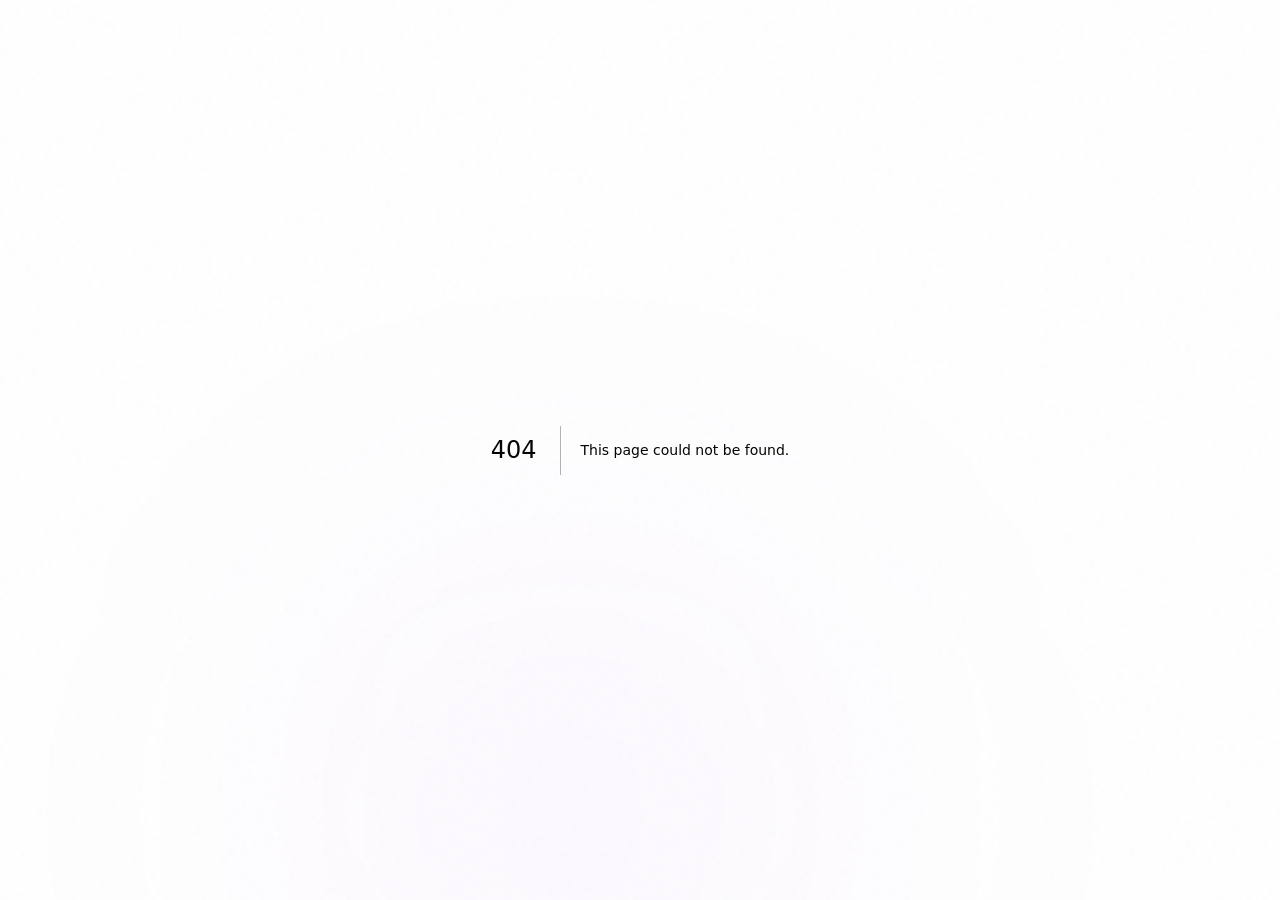
<file: 404/index.html>
<!DOCTYPE html><html lang="zh-CN" class="dark scroll-smooth"><head><meta charSet="utf-8"/><meta name="viewport" content="width=device-width, initial-scale=1"/><link rel="stylesheet" href="/_next/static/css/eb217b995e70e634.css" data-precedence="next"/><link rel="preload" as="script" fetchPriority="low" href="/_next/static/chunks/webpack-8658fdbc42bfbbae.js"/><script src="/_next/static/chunks/fd9d1056-91aa9495991b9c80.js" async=""></script><script src="/_next/static/chunks/117-db2103dfdeca0efb.js" async=""></script><script src="/_next/static/chunks/main-app-16af84683da16f90.js" async=""></script><script src="/_next/static/chunks/366-4ab0dffbde142927.js" async=""></script><script src="/_next/static/chunks/app/layout-b1ed1b6c03628117.js" async=""></script><meta name="robots" content="noindex"/><title>404: This page could not be found.</title><title>古德龙 (GoodLoong) · 独立开发者 &amp; AI Builder</title><meta name="description" content="古德龙的超级进化：探索 AI 时代，一个普通人能够创造什么。独立游戏、原生客户端、AI Agent 创造者作品集与思考札记。"/><link rel="author" href="https://goodloongstudio.github.io"/><meta name="author" content="GoodLoong"/><meta name="keywords" content="古德龙,GoodLoong,独立开发,AI Builder,ChineseLink,成语诗词大搜查,WhaleDesk,AI_RTS,Elbow-Strike,Hair Diary"/><meta property="og:title" content="古德龙 (GoodLoong) · 独立开发者 &amp; AI Builder"/><meta property="og:description" content="探索 AI 时代，一个普通人能够创造什么。独立游戏与原生客户端作品集。"/><meta property="og:url" content="https://goodloongstudio.github.io/"/><meta property="og:site_name" content="GoodLoong Studio"/><meta property="og:locale" content="zh_CN"/><meta property="og:type" content="website"/><meta name="twitter:card" content="summary"/><meta name="twitter:title" content="古德龙 (GoodLoong) · 独立开发者 &amp; AI Builder"/><meta name="twitter:description" content="探索 AI 时代，一个普通人能够创造什么。独立游戏与原生客户端作品集。"/><link rel="icon" href="/images/chineselink-icon.png"/><script src="/_next/static/chunks/polyfills-42372ed130431b0a.js" noModule=""></script></head><body class="antialiased selection:bg-accent-cyan/30 selection:text-white"><div class="fixed inset-0 pointer-events-none z-0 overflow-hidden"><div class="absolute -top-32 -left-32 w-[600px] h-[600px] bg-accent-blue/10 dark:bg-accent-blue/[0.07] rounded-full blur-[140px] animate-pulse"></div><div class="absolute top-1/3 -right-40 w-[550px] h-[550px] bg-accent-cyan/10 dark:bg-accent-cyan/[0.06] rounded-full blur-[160px] animate-float"></div><div class="absolute -bottom-40 left-1/4 w-[500px] h-[500px] bg-accent-purple/10 dark:bg-accent-purple/[0.05] rounded-full blur-[150px]"></div><canvas class="absolute inset-0 block w-full h-full"></canvas><div class="absolute inset-0 opacity-[0.025] dark:opacity-[0.035] mix-blend-overlay pointer-events-none" style="background-image:url(&quot;data:image/svg+xml,%3Csvg viewBox=&#x27;0 0 200 200&#x27; xmlns=&#x27;http://www.w3.org/2000/svg&#x27;%3E%3Cfilter id=&#x27;noiseFilter&#x27;%3E%3CfeTurbulence type=&#x27;fractalNoise&#x27; baseFrequency=&#x27;0.8&#x27; numOctaves=&#x27;3&#x27; stitchTiles=&#x27;stitch&#x27;/%3E%3C/filter%3E%3Crect width=&#x27;100%25&#x27; height=&#x27;100%25&#x27; filter=&#x27;url(%23noiseFilter)&#x27;/%3E%3C/svg%3E&quot;)"></div></div><div style="font-family:system-ui,&quot;Segoe UI&quot;,Roboto,Helvetica,Arial,sans-serif,&quot;Apple Color Emoji&quot;,&quot;Segoe UI Emoji&quot;;height:100vh;text-align:center;display:flex;flex-direction:column;align-items:center;justify-content:center"><div><style>body{color:#000;background:#fff;margin:0}.next-error-h1{border-right:1px solid rgba(0,0,0,.3)}@media (prefers-color-scheme:dark){body{color:#fff;background:#000}.next-error-h1{border-right:1px solid rgba(255,255,255,.3)}}</style><h1 class="next-error-h1" style="display:inline-block;margin:0 20px 0 0;padding:0 23px 0 0;font-size:24px;font-weight:500;vertical-align:top;line-height:49px">404</h1><div style="display:inline-block"><h2 style="font-size:14px;font-weight:400;line-height:49px;margin:0">This page could not be found.</h2></div></div></div><script src="/_next/static/chunks/webpack-8658fdbc42bfbbae.js" async=""></script><script>(self.__next_f=self.__next_f||[]).push([0]);self.__next_f.push([2,null])</script><script>self.__next_f.push([1,"1:HL[\"/_next/static/css/eb217b995e70e634.css\",\"style\"]\n"])</script><script>self.__next_f.push([1,"2:I[2846,[],\"\"]\n4:I[4707,[],\"\"]\n5:I[6423,[],\"\"]\n6:I[4098,[\"366\",\"static/chunks/366-4ab0dffbde142927.js\",\"185\",\"static/chunks/app/layout-b1ed1b6c03628117.js\"],\"ThemeLanguageProvider\"]\n7:I[246,[\"366\",\"static/chunks/366-4ab0dffbde142927.js\",\"185\",\"static/chunks/app/layout-b1ed1b6c03628117.js\"],\"CustomCursor\"]\n8:I[3531,[\"366\",\"static/chunks/366-4ab0dffbde142927.js\",\"185\",\"static/chunks/app/layout-b1ed1b6c03628117.js\"],\"BackgroundCanvas\"]\ne:I[1060,[],\"\"]\n9:{\"fontFamily\":\"system-ui,\\\"Segoe UI\\\",Roboto,Helvetica,Arial,sans-serif,\\\"Apple Color Emoji\\\",\\\"Segoe UI Emoji\\\"\",\"height\":\"100vh\",\"textAlign\":\"center\",\"display\":\"flex\",\"flexDirection\":\"column\",\"alignItems\":\"center\",\"justifyContent\":\"center\"}\na:{\"display\":\"inline-block\",\"margin\":\"0 20px 0 0\",\"padding\":\"0 23px 0 0\",\"fontSize\":24,\"fontWeight\":500,\"verticalAlign\":\"top\",\"lineHeight\":\"49px\"}\nb:{\"display\":\"inline-block\"}\nc:{\"fontSize\":14,\"fontWeight\":400,\"lineHeight\":\"49px\",\"margin\":0}\nf:[]\n"])</script><script>self.__next_f.push([1,"0:[\"$\",\"$L2\",null,{\"buildId\":\"nAAanzuFS3XzsANBC8Vdf\",\"assetPrefix\":\"\",\"urlParts\":[\"\",\"_not-found\",\"\"],\"initialTree\":[\"\",{\"children\":[\"/_not-found\",{\"children\":[\"__PAGE__\",{}]}]},\"$undefined\",\"$undefined\",true],\"initialSeedData\":[\"\",{\"children\":[\"/_not-found\",{\"children\":[\"__PAGE__\",{},[[\"$L3\",[[\"$\",\"title\",null,{\"children\":\"404: This page could not be found.\"}],[\"$\",\"div\",null,{\"style\":{\"fontFamily\":\"system-ui,\\\"Segoe UI\\\",Roboto,Helvetica,Arial,sans-serif,\\\"Apple Color Emoji\\\",\\\"Segoe UI Emoji\\\"\",\"height\":\"100vh\",\"textAlign\":\"center\",\"display\":\"flex\",\"flexDirection\":\"column\",\"alignItems\":\"center\",\"justifyContent\":\"center\"},\"children\":[\"$\",\"div\",null,{\"children\":[[\"$\",\"style\",null,{\"dangerouslySetInnerHTML\":{\"__html\":\"body{color:#000;background:#fff;margin:0}.next-error-h1{border-right:1px solid rgba(0,0,0,.3)}@media (prefers-color-scheme:dark){body{color:#fff;background:#000}.next-error-h1{border-right:1px solid rgba(255,255,255,.3)}}\"}}],[\"$\",\"h1\",null,{\"className\":\"next-error-h1\",\"style\":{\"display\":\"inline-block\",\"margin\":\"0 20px 0 0\",\"padding\":\"0 23px 0 0\",\"fontSize\":24,\"fontWeight\":500,\"verticalAlign\":\"top\",\"lineHeight\":\"49px\"},\"children\":\"404\"}],[\"$\",\"div\",null,{\"style\":{\"display\":\"inline-block\"},\"children\":[\"$\",\"h2\",null,{\"style\":{\"fontSize\":14,\"fontWeight\":400,\"lineHeight\":\"49px\",\"margin\":0},\"children\":\"This page could not be found.\"}]}]]}]}]],null],null],null]},[null,[\"$\",\"$L4\",null,{\"parallelRouterKey\":\"children\",\"segmentPath\":[\"children\",\"/_not-found\",\"children\"],\"error\":\"$undefined\",\"errorStyles\":\"$undefined\",\"errorScripts\":\"$undefined\",\"template\":[\"$\",\"$L5\",null,{}],\"templateStyles\":\"$undefined\",\"templateScripts\":\"$undefined\",\"notFound\":\"$undefined\",\"notFoundStyles\":\"$undefined\"}]],null]},[[[[\"$\",\"link\",\"0\",{\"rel\":\"stylesheet\",\"href\":\"/_next/static/css/eb217b995e70e634.css\",\"precedence\":\"next\",\"crossOrigin\":\"$undefined\"}]],[\"$\",\"html\",null,{\"lang\":\"zh-CN\",\"className\":\"dark scroll-smooth\",\"children\":[\"$\",\"body\",null,{\"className\":\"antialiased selection:bg-accent-cyan/30 selection:text-white\",\"children\":[\"$\",\"$L6\",null,{\"children\":[[\"$\",\"$L7\",null,{}],[\"$\",\"$L8\",null,{}],[\"$\",\"$L4\",null,{\"parallelRouterKey\":\"children\",\"segmentPath\":[\"children\"],\"error\":\"$undefined\",\"errorStyles\":\"$undefined\",\"errorScripts\":\"$undefined\",\"template\":[\"$\",\"$L5\",null,{}],\"templateStyles\":\"$undefined\",\"templateScripts\":\"$undefined\",\"notFound\":[[\"$\",\"title\",null,{\"children\":\"404: This page could not be found.\"}],[\"$\",\"div\",null,{\"style\":\"$9\",\"children\":[\"$\",\"div\",null,{\"children\":[[\"$\",\"style\",null,{\"dangerouslySetInnerHTML\":{\"__html\":\"body{color:#000;background:#fff;margin:0}.next-error-h1{border-right:1px solid rgba(0,0,0,.3)}@media (prefers-color-scheme:dark){body{color:#fff;background:#000}.next-error-h1{border-right:1px solid rgba(255,255,255,.3)}}\"}}],[\"$\",\"h1\",null,{\"className\":\"next-error-h1\",\"style\":\"$a\",\"children\":\"404\"}],[\"$\",\"div\",null,{\"style\":\"$b\",\"children\":[\"$\",\"h2\",null,{\"style\":\"$c\",\"children\":\"This page could not be found.\"}]}]]}]}]],\"notFoundStyles\":[]}]]}]}]}]],null],null],\"couldBeIntercepted\":false,\"initialHead\":[[\"$\",\"meta\",null,{\"name\":\"robots\",\"content\":\"noindex\"}],\"$Ld\"],\"globalErrorComponent\":\"$e\",\"missingSlots\":\"$Wf\"}]\n"])</script><script>self.__next_f.push([1,"d:[[\"$\",\"meta\",\"0\",{\"name\":\"viewport\",\"content\":\"width=device-width, initial-scale=1\"}],[\"$\",\"meta\",\"1\",{\"charSet\":\"utf-8\"}],[\"$\",\"title\",\"2\",{\"children\":\"古德龙 (GoodLoong) · 独立开发者 \u0026 AI Builder\"}],[\"$\",\"meta\",\"3\",{\"name\":\"description\",\"content\":\"古德龙的超级进化：探索 AI 时代，一个普通人能够创造什么。独立游戏、原生客户端、AI Agent 创造者作品集与思考札记。\"}],[\"$\",\"link\",\"4\",{\"rel\":\"author\",\"href\":\"https://goodloongstudio.github.io\"}],[\"$\",\"meta\",\"5\",{\"name\":\"author\",\"content\":\"GoodLoong\"}],[\"$\",\"meta\",\"6\",{\"name\":\"keywords\",\"content\":\"古德龙,GoodLoong,独立开发,AI Builder,ChineseLink,成语诗词大搜查,WhaleDesk,AI_RTS,Elbow-Strike,Hair Diary\"}],[\"$\",\"meta\",\"7\",{\"property\":\"og:title\",\"content\":\"古德龙 (GoodLoong) · 独立开发者 \u0026 AI Builder\"}],[\"$\",\"meta\",\"8\",{\"property\":\"og:description\",\"content\":\"探索 AI 时代，一个普通人能够创造什么。独立游戏与原生客户端作品集。\"}],[\"$\",\"meta\",\"9\",{\"property\":\"og:url\",\"content\":\"https://goodloongstudio.github.io/\"}],[\"$\",\"meta\",\"10\",{\"property\":\"og:site_name\",\"content\":\"GoodLoong Studio\"}],[\"$\",\"meta\",\"11\",{\"property\":\"og:locale\",\"content\":\"zh_CN\"}],[\"$\",\"meta\",\"12\",{\"property\":\"og:type\",\"content\":\"website\"}],[\"$\",\"meta\",\"13\",{\"name\":\"twitter:card\",\"content\":\"summary\"}],[\"$\",\"meta\",\"14\",{\"name\":\"twitter:title\",\"content\":\"古德龙 (GoodLoong) · 独立开发者 \u0026 AI Builder\"}],[\"$\",\"meta\",\"15\",{\"name\":\"twitter:description\",\"content\":\"探索 AI 时代，一个普通人能够创造什么。独立游戏与原生客户端作品集。\"}],[\"$\",\"link\",\"16\",{\"rel\":\"icon\",\"href\":\"/images/chineselink-icon.png\"}]]\n3:null\n"])</script></body></html>
</file>
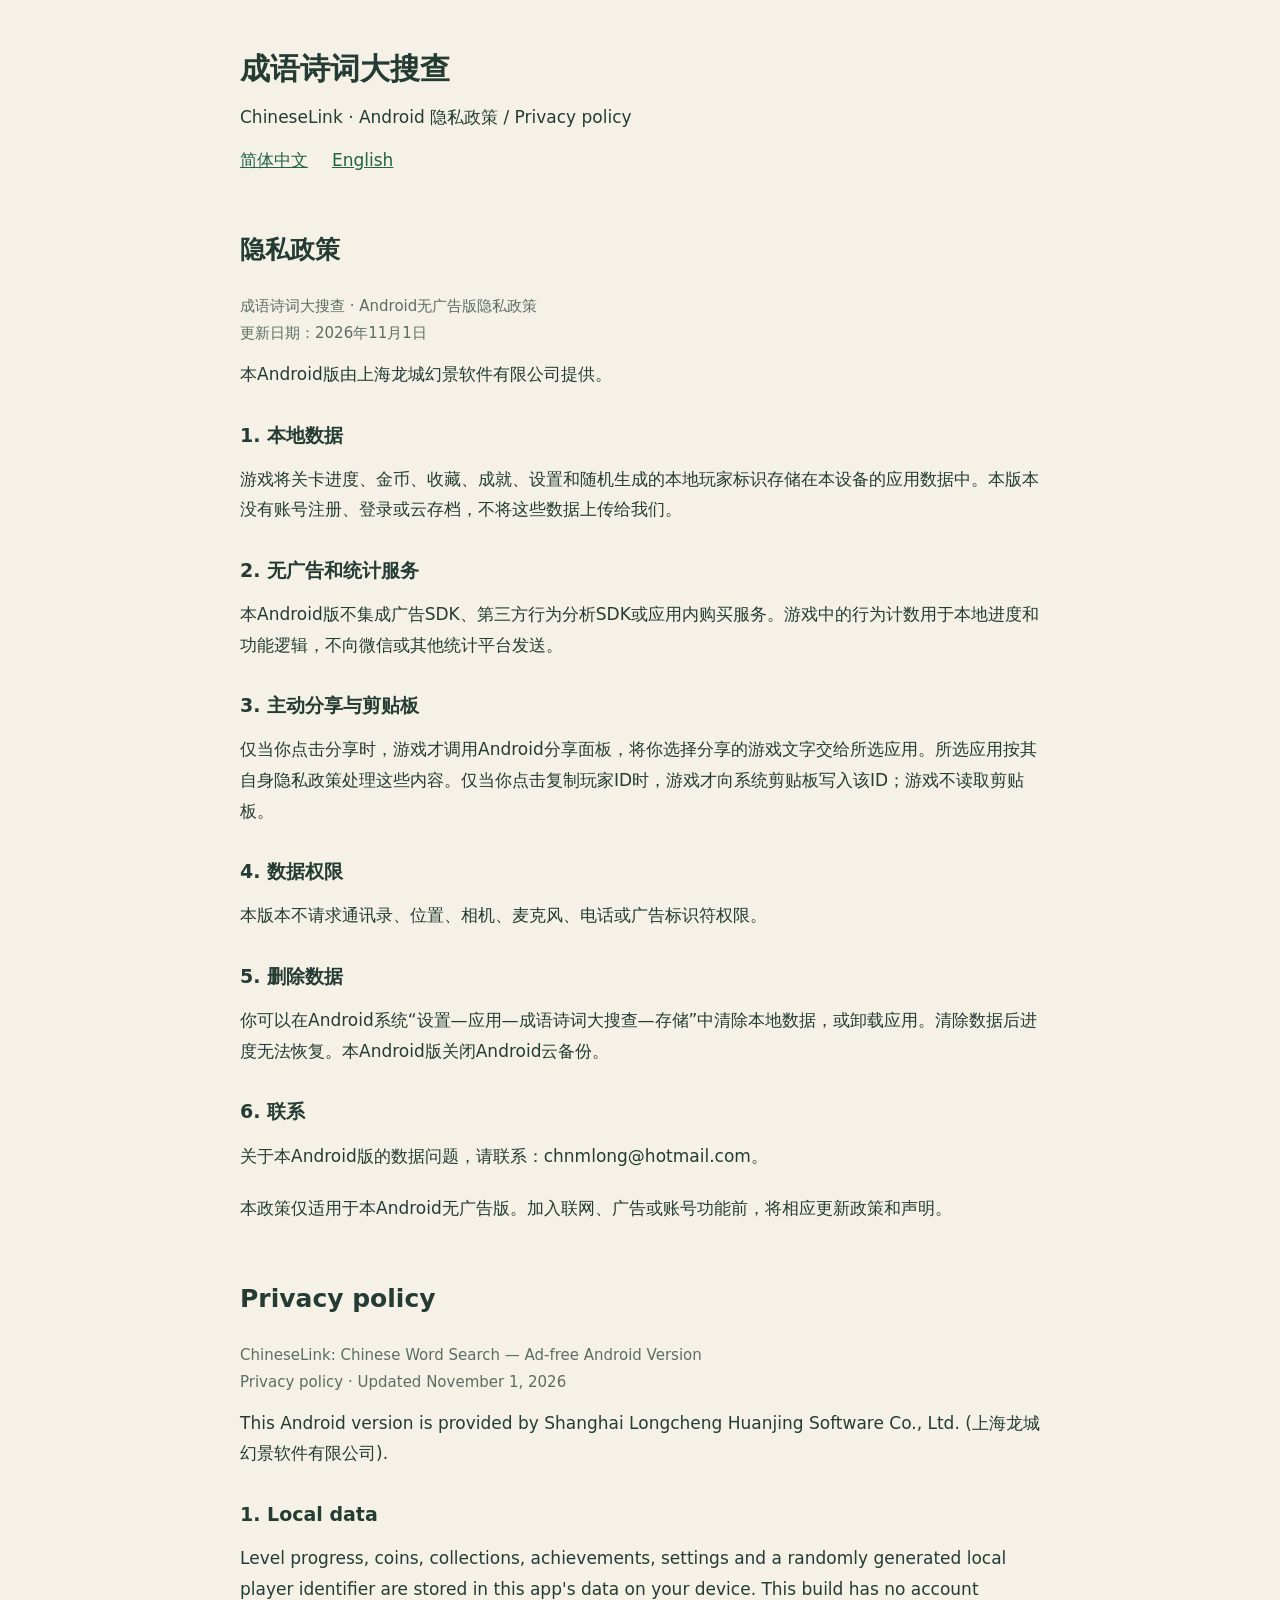
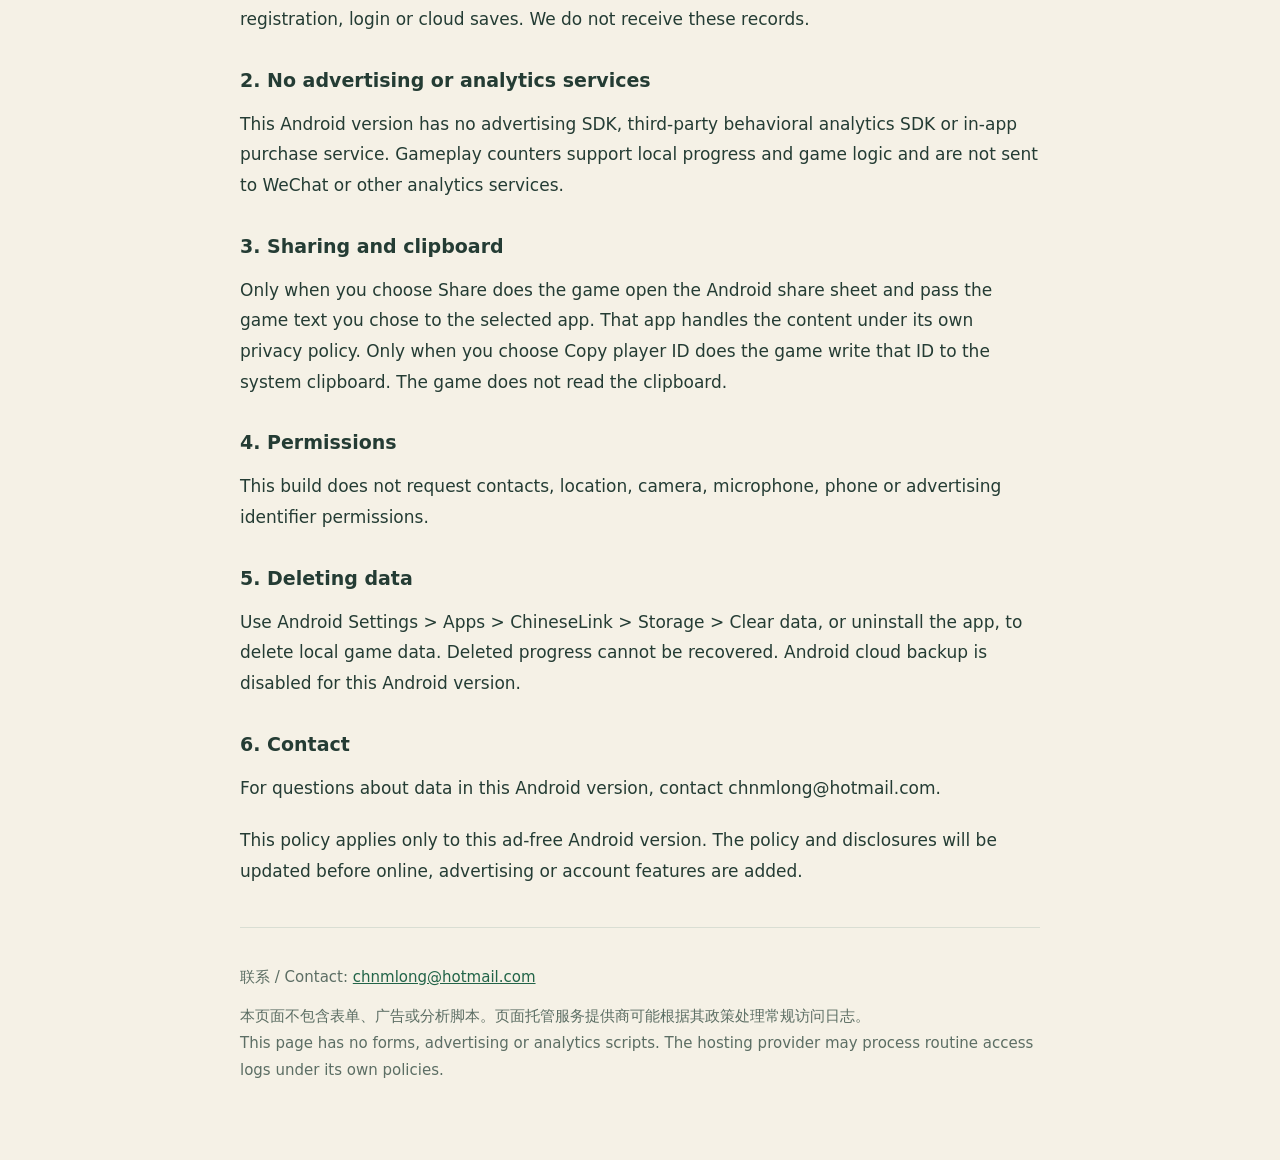
<file: chineselink/privacy.html>
<!doctype html><html lang="zh-CN"><head><meta charset="utf-8"><meta name="viewport" content="width=device-width, initial-scale=1"><meta name="description" content="成语诗词大搜查 ChineseLink Android无广告版隐私政策 / Privacy policy"><title>成语诗词大搜查 · 隐私政策 / ChineseLink Privacy Policy</title><style>body{margin:0;background:#f5f1e6;color:#243c34;font:17px/1.8 system-ui,sans-serif}main{max-width:800px;margin:0 auto;padding:48px 24px 64px}h1{font-size:30px;line-height:1.4;margin:0 0 8px}h2{margin-top:52px;font-size:25px}h3{font-size:19px;margin:28px 0 8px}p{margin:12px 0;overflow-wrap:anywhere}nav a{color:#226448;margin-right:24px}.date,footer{color:#5c6e64;font-size:15px}section{margin:22px 0}footer{border-top:1px solid #d9ded3;padding-top:24px;margin-top:40px}a{color:#226448}</style></head><body><main><h1>成语诗词大搜查</h1><p>ChineseLink · Android 隐私政策 / Privacy policy</p><nav aria-label="Languages"><a href="#zh">简体中文</a><a href="#en">English</a></nav><article id="zh" lang="zh-CN"><h2>隐私政策</h2><p class="date">成语诗词大搜查 · Android无广告版隐私政策<br>更新日期：2026年11月1日</p><p>本Android版由上海龙城幻景软件有限公司提供。</p><section><h3>1. 本地数据</h3><p>游戏将关卡进度、金币、收藏、成就、设置和随机生成的本地玩家标识存储在本设备的应用数据中。本版本没有账号注册、登录或云存档，不将这些数据上传给我们。</p></section><section><h3>2. 无广告和统计服务</h3><p>本Android版不集成广告SDK、第三方行为分析SDK或应用内购买服务。游戏中的行为计数用于本地进度和功能逻辑，不向微信或其他统计平台发送。</p></section><section><h3>3. 主动分享与剪贴板</h3><p>仅当你点击分享时，游戏才调用Android分享面板，将你选择分享的游戏文字交给所选应用。所选应用按其自身隐私政策处理这些内容。仅当你点击复制玩家ID时，游戏才向系统剪贴板写入该ID；游戏不读取剪贴板。</p></section><section><h3>4. 数据权限</h3><p>本版本不请求通讯录、位置、相机、麦克风、电话或广告标识符权限。</p></section><section><h3>5. 删除数据</h3><p>你可以在Android系统“设置—应用—成语诗词大搜查—存储”中清除本地数据，或卸载应用。清除数据后进度无法恢复。本Android版关闭Android云备份。</p></section><section><h3>6. 联系</h3><p>关于本Android版的数据问题，请联系：chnmlong@hotmail.com。</p></section><p>本政策仅适用于本Android无广告版。加入联网、广告或账号功能前，将相应更新政策和声明。</p></article><article id="en" lang="en"><h2>Privacy policy</h2><p class="date">ChineseLink: Chinese Word Search — Ad-free Android Version<br>Privacy policy · Updated November 1, 2026</p><p>This Android version is provided by Shanghai Longcheng Huanjing Software Co., Ltd. (上海龙城幻景软件有限公司).</p><section><h3>1. Local data</h3><p>Level progress, coins, collections, achievements, settings and a randomly generated local player identifier are stored in this app&#x27;s data on your device. This build has no account registration, login or cloud saves. We do not receive these records.</p></section><section><h3>2. No advertising or analytics services</h3><p>This Android version has no advertising SDK, third-party behavioral analytics SDK or in-app purchase service. Gameplay counters support local progress and game logic and are not sent to WeChat or other analytics services.</p></section><section><h3>3. Sharing and clipboard</h3><p>Only when you choose Share does the game open the Android share sheet and pass the game text you chose to the selected app. That app handles the content under its own privacy policy. Only when you choose Copy player ID does the game write that ID to the system clipboard. The game does not read the clipboard.</p></section><section><h3>4. Permissions</h3><p>This build does not request contacts, location, camera, microphone, phone or advertising identifier permissions.</p></section><section><h3>5. Deleting data</h3><p>Use Android Settings &gt; Apps &gt; ChineseLink &gt; Storage &gt; Clear data, or uninstall the app, to delete local game data. Deleted progress cannot be recovered. Android cloud backup is disabled for this Android version.</p></section><section><h3>6. Contact</h3><p>For questions about data in this Android version, contact chnmlong@hotmail.com.</p></section><p>This policy applies only to this ad-free Android version. The policy and disclosures will be updated before online, advertising or account features are added.</p></article><footer><p>联系 / Contact: <a href="mailto:chnmlong@hotmail.com">chnmlong@hotmail.com</a></p><p>本页面不包含表单、广告或分析脚本。页面托管服务提供商可能根据其政策处理常规访问日志。<br>This page has no forms, advertising or analytics scripts. The hosting provider may process routine access logs under its own policies.</p></footer></main></body></html>
</file>
<file: _next/static/css/eb217b995e70e634.css>
*,:after,:before{--tw-border-spacing-x:0;--tw-border-spacing-y:0;--tw-translate-x:0;--tw-translate-y:0;--tw-rotate:0;--tw-skew-x:0;--tw-skew-y:0;--tw-scale-x:1;--tw-scale-y:1;--tw-pan-x: ;--tw-pan-y: ;--tw-pinch-zoom: ;--tw-scroll-snap-strictness:proximity;--tw-gradient-from-position: ;--tw-gradient-via-position: ;--tw-gradient-to-position: ;--tw-ordinal: ;--tw-slashed-zero: ;--tw-numeric-figure: ;--tw-numeric-spacing: ;--tw-numeric-fraction: ;--tw-ring-inset: ;--tw-ring-offset-width:0px;--tw-ring-offset-color:#fff;--tw-ring-color:rgba(59,130,246,.5);--tw-ring-offset-shadow:0 0 #0000;--tw-ring-shadow:0 0 #0000;--tw-shadow:0 0 #0000;--tw-shadow-colored:0 0 #0000;--tw-blur: ;--tw-brightness: ;--tw-contrast: ;--tw-grayscale: ;--tw-hue-rotate: ;--tw-invert: ;--tw-saturate: ;--tw-sepia: ;--tw-drop-shadow: ;--tw-backdrop-blur: ;--tw-backdrop-brightness: ;--tw-backdrop-contrast: ;--tw-backdrop-grayscale: ;--tw-backdrop-hue-rotate: ;--tw-backdrop-invert: ;--tw-backdrop-opacity: ;--tw-backdrop-saturate: ;--tw-backdrop-sepia: ;--tw-contain-size: ;--tw-contain-layout: ;--tw-contain-paint: ;--tw-contain-style: }::backdrop{--tw-border-spacing-x:0;--tw-border-spacing-y:0;--tw-translate-x:0;--tw-translate-y:0;--tw-rotate:0;--tw-skew-x:0;--tw-skew-y:0;--tw-scale-x:1;--tw-scale-y:1;--tw-pan-x: ;--tw-pan-y: ;--tw-pinch-zoom: ;--tw-scroll-snap-strictness:proximity;--tw-gradient-from-position: ;--tw-gradient-via-position: ;--tw-gradient-to-position: ;--tw-ordinal: ;--tw-slashed-zero: ;--tw-numeric-figure: ;--tw-numeric-spacing: ;--tw-numeric-fraction: ;--tw-ring-inset: ;--tw-ring-offset-width:0px;--tw-ring-offset-color:#fff;--tw-ring-color:rgba(59,130,246,.5);--tw-ring-offset-shadow:0 0 #0000;--tw-ring-shadow:0 0 #0000;--tw-shadow:0 0 #0000;--tw-shadow-colored:0 0 #0000;--tw-blur: ;--tw-brightness: ;--tw-contrast: ;--tw-grayscale: ;--tw-hue-rotate: ;--tw-invert: ;--tw-saturate: ;--tw-sepia: ;--tw-drop-shadow: ;--tw-backdrop-blur: ;--tw-backdrop-brightness: ;--tw-backdrop-contrast: ;--tw-backdrop-grayscale: ;--tw-backdrop-hue-rotate: ;--tw-backdrop-invert: ;--tw-backdrop-opacity: ;--tw-backdrop-saturate: ;--tw-backdrop-sepia: ;--tw-contain-size: ;--tw-contain-layout: ;--tw-contain-paint: ;--tw-contain-style: }/*
! tailwindcss v3.4.14 | MIT License | https://tailwindcss.com
*/*,:after,:before{box-sizing:border-box;border:0 solid #e5e7eb}:after,:before{--tw-content:""}:host,html{line-height:1.5;-webkit-text-size-adjust:100%;-moz-tab-size:4;-o-tab-size:4;tab-size:4;font-family:-apple-system,BlinkMacSystemFont,SF Pro Display,SF Pro Text,Inter,Geist,PingFang SC,Hiragino Sans GB,Microsoft YaHei,sans-serif;font-feature-settings:normal;font-variation-settings:normal;-webkit-tap-highlight-color:transparent}body{margin:0;line-height:inherit}hr{height:0;color:inherit;border-top-width:1px}abbr:where([title]){-webkit-text-decoration:underline dotted;text-decoration:underline dotted}h1,h2,h3,h4,h5,h6{font-size:inherit;font-weight:inherit}a{color:inherit;text-decoration:inherit}b,strong{font-weight:bolder}code,kbd,pre,samp{font-family:GeistMono,SF Mono,Fira Code,monospace;font-feature-settings:normal;font-variation-settings:normal;font-size:1em}small{font-size:80%}sub,sup{font-size:75%;line-height:0;position:relative;vertical-align:baseline}sub{bottom:-.25em}sup{top:-.5em}table{text-indent:0;border-color:inherit;border-collapse:collapse}button,input,optgroup,select,textarea{font-family:inherit;font-feature-settings:inherit;font-variation-settings:inherit;font-size:100%;font-weight:inherit;line-height:inherit;letter-spacing:inherit;color:inherit;margin:0;padding:0}button,select{text-transform:none}button,input:where([type=button]),input:where([type=reset]),input:where([type=submit]){-webkit-appearance:button;background-color:transparent;background-image:none}:-moz-focusring{outline:auto}:-moz-ui-invalid{box-shadow:none}progress{vertical-align:baseline}::-webkit-inner-spin-button,::-webkit-outer-spin-button{height:auto}[type=search]{-webkit-appearance:textfield;outline-offset:-2px}::-webkit-search-decoration{-webkit-appearance:none}::-webkit-file-upload-button{-webkit-appearance:button;font:inherit}summary{display:list-item}blockquote,dd,dl,figure,h1,h2,h3,h4,h5,h6,hr,p,pre{margin:0}fieldset{margin:0}fieldset,legend{padding:0}menu,ol,ul{list-style:none;margin:0;padding:0}dialog{padding:0}textarea{resize:vertical}input::-moz-placeholder,textarea::-moz-placeholder{opacity:1;color:#9ca3af}input::placeholder,textarea::placeholder{opacity:1;color:#9ca3af}[role=button],button{cursor:pointer}:disabled{cursor:default}audio,canvas,embed,iframe,img,object,svg,video{display:block;vertical-align:middle}img,video{max-width:100%;height:auto}[hidden]:where(:not([hidden=until-found])){display:none}.pointer-events-none{pointer-events:none}.fixed{position:fixed}.absolute{position:absolute}.relative{position:relative}.inset-0{inset:0}.inset-16{inset:4rem}.inset-6{inset:1.5rem}.-bottom-2{bottom:-.5rem}.-bottom-40{bottom:-10rem}.-left-32{left:-8rem}.-left-4{left:-1rem}.-left-\[45px\]{left:-45px}.-right-4{right:-1rem}.-right-40{right:-10rem}.-top-32{top:-8rem}.-top-4{top:-1rem}.left-0{left:0}.left-1\/2{left:50%}.left-1\/4{left:25%}.right-0{right:0}.top-0{top:0}.top-1\.5{top:.375rem}.top-1\/3{top:33.333333%}.z-0{z-index:0}.z-10{z-index:10}.z-40{z-index:40}.z-50{z-index:50}.mx-auto{margin-left:auto;margin-right:auto}.my-auto{margin-top:auto;margin-bottom:auto}.mb-1{margin-bottom:.25rem}.mb-2{margin-bottom:.5rem}.mb-20{margin-bottom:5rem}.mb-3{margin-bottom:.75rem}.mb-4{margin-bottom:1rem}.mb-6{margin-bottom:1.5rem}.mb-8{margin-bottom:2rem}.ml-4{margin-left:1rem}.ml-auto{margin-left:auto}.mt-0\.5{margin-top:.125rem}.mt-1{margin-top:.25rem}.mt-10{margin-top:2.5rem}.mt-12{margin-top:3rem}.mt-2{margin-top:.5rem}.mt-24{margin-top:6rem}.mt-3{margin-top:.75rem}.mt-4{margin-top:1rem}.mt-6{margin-top:1.5rem}.mt-8{margin-top:2rem}.line-clamp-2{overflow:hidden;display:-webkit-box;-webkit-box-orient:vertical;-webkit-line-clamp:2}.block{display:block}.inline-block{display:inline-block}.flex{display:flex}.inline-flex{display:inline-flex}.grid{display:grid}.hidden{display:none}.h-1\.5{height:.375rem}.h-14{height:3.5rem}.h-16{height:4rem}.h-2{height:.5rem}.h-20{height:5rem}.h-3{height:.75rem}.h-3\.5{height:.875rem}.h-32{height:8rem}.h-36{height:9rem}.h-4{height:1rem}.h-5{height:1.25rem}.h-6{height:1.5rem}.h-72{height:18rem}.h-8{height:2rem}.h-\[500px\]{height:500px}.h-\[550px\]{height:550px}.h-\[600px\]{height:600px}.h-auto{height:auto}.h-fit{height:-moz-fit-content;height:fit-content}.h-full{height:100%}.max-h-\[420px\]{max-height:420px}.max-h-\[85vh\]{max-height:85vh}.max-h-\[90vh\]{max-height:90vh}.min-h-\[680px\]{min-height:680px}.min-h-screen{min-height:100vh}.w-1\.5{width:.375rem}.w-14{width:3.5rem}.w-16{width:4rem}.w-2{width:.5rem}.w-20{width:5rem}.w-3{width:.75rem}.w-3\.5{width:.875rem}.w-3\/4{width:75%}.w-36{width:9rem}.w-4{width:1rem}.w-5{width:1.25rem}.w-6{width:1.5rem}.w-72{width:18rem}.w-8{width:2rem}.w-\[1px\]{width:1px}.w-\[500px\]{width:500px}.w-\[550px\]{width:550px}.w-\[600px\]{width:600px}.w-full{width:100%}.max-w-2xl{max-width:42rem}.max-w-3xl{max-width:48rem}.max-w-4xl{max-width:56rem}.max-w-7xl{max-width:80rem}.max-w-md{max-width:28rem}.max-w-xl{max-width:36rem}.flex-shrink-0,.shrink-0{flex-shrink:0}.-translate-x-1\/2{--tw-translate-x:-50%}.-translate-x-1\/2,.rotate-12{transform:translate(var(--tw-translate-x),var(--tw-translate-y)) rotate(var(--tw-rotate)) skewX(var(--tw-skew-x)) skewY(var(--tw-skew-y)) scaleX(var(--tw-scale-x)) scaleY(var(--tw-scale-y))}.rotate-12{--tw-rotate:12deg}.transform{transform:translate(var(--tw-translate-x),var(--tw-translate-y)) rotate(var(--tw-rotate)) skewX(var(--tw-skew-x)) skewY(var(--tw-skew-y)) scaleX(var(--tw-scale-x)) scaleY(var(--tw-scale-y))}.animate-\[spin_24s_linear_infinite_reverse\]{animation:spin 24s linear infinite reverse}.animate-\[spin_32s_linear_infinite\]{animation:spin 32s linear infinite}@keyframes spin{to{transform:rotate(1turn)}}.animate-\[spin_40s_linear_infinite\]{animation:spin 40s linear infinite}@keyframes bounce{0%,to{transform:translateY(-25%);animation-timing-function:cubic-bezier(.8,0,1,1)}50%{transform:none;animation-timing-function:cubic-bezier(0,0,.2,1)}}.animate-bounce{animation:bounce 1s infinite}@keyframes floatSlow{0%{transform:translate(0) rotate(0deg)}to{transform:translate(40px,30px) rotate(12deg)}}.animate-float{animation:floatSlow 16s ease-in-out infinite alternate}@keyframes ping{75%,to{transform:scale(2);opacity:0}}.animate-ping{animation:ping 1s cubic-bezier(0,0,.2,1) infinite}@keyframes pulse{50%{opacity:.5}}.animate-pulse{animation:pulse 2s cubic-bezier(.4,0,.6,1) infinite}.cursor-pointer{cursor:pointer}.select-none{-webkit-user-select:none;-moz-user-select:none;user-select:none}.resize{resize:both}.list-none{list-style-type:none}.grid-cols-1{grid-template-columns:repeat(1,minmax(0,1fr))}.grid-cols-2{grid-template-columns:repeat(2,minmax(0,1fr))}.flex-col{flex-direction:column}.flex-wrap{flex-wrap:wrap}.items-start{align-items:flex-start}.items-center{align-items:center}.justify-center{justify-content:center}.justify-between{justify-content:space-between}.gap-1{gap:.25rem}.gap-1\.5{gap:.375rem}.gap-10{gap:2.5rem}.gap-16{gap:4rem}.gap-2{gap:.5rem}.gap-2\.5{gap:.625rem}.gap-3{gap:.75rem}.gap-4{gap:1rem}.gap-5{gap:1.25rem}.gap-6{gap:1.5rem}.gap-8{gap:2rem}.space-y-12>:not([hidden])~:not([hidden]){--tw-space-y-reverse:0;margin-top:calc(3rem * calc(1 - var(--tw-space-y-reverse)));margin-bottom:calc(3rem * var(--tw-space-y-reverse))}.space-y-16>:not([hidden])~:not([hidden]){--tw-space-y-reverse:0;margin-top:calc(4rem * calc(1 - var(--tw-space-y-reverse)));margin-bottom:calc(4rem * var(--tw-space-y-reverse))}.space-y-2\.5>:not([hidden])~:not([hidden]){--tw-space-y-reverse:0;margin-top:calc(.625rem * calc(1 - var(--tw-space-y-reverse)));margin-bottom:calc(.625rem * var(--tw-space-y-reverse))}.space-y-4>:not([hidden])~:not([hidden]){--tw-space-y-reverse:0;margin-top:calc(1rem * calc(1 - var(--tw-space-y-reverse)));margin-bottom:calc(1rem * var(--tw-space-y-reverse))}.space-y-6>:not([hidden])~:not([hidden]){--tw-space-y-reverse:0;margin-top:calc(1.5rem * calc(1 - var(--tw-space-y-reverse)));margin-bottom:calc(1.5rem * var(--tw-space-y-reverse))}.divide-y>:not([hidden])~:not([hidden]){--tw-divide-y-reverse:0;border-top-width:calc(1px * calc(1 - var(--tw-divide-y-reverse)));border-bottom-width:calc(1px * var(--tw-divide-y-reverse))}.divide-theme-border>:not([hidden])~:not([hidden]){border-color:var(--color-border)}.overflow-hidden{overflow:hidden}.overflow-y-auto{overflow-y:auto}.scroll-smooth{scroll-behavior:smooth}.rounded{border-radius:.25rem}.rounded-2xl{border-radius:1rem}.rounded-3xl{border-radius:28px}.rounded-full{border-radius:9999px}.rounded-lg{border-radius:.5rem}.rounded-md{border-radius:.375rem}.rounded-xl{border-radius:.75rem}.border{border-width:1px}.border-b{border-bottom-width:1px}.border-l{border-left-width:1px}.border-t{border-top-width:1px}.border-dashed{border-style:dashed}.border-accent-brandBorder{border-color:var(--color-accent-border)}.border-theme-border{border-color:var(--color-border)}.bg-accent-blue,.bg-accent-brand{background-color:var(--color-accent)}.bg-accent-brandSubtle{background-color:var(--color-accent-subtle)}.bg-accent-emerald{--tw-bg-opacity:1;background-color:rgb(16 185 129/var(--tw-bg-opacity))}.bg-accent-purple\/10{background-color:rgba(168,85,247,.1)}.bg-black\/10{background-color:rgba(0,0,0,.1)}.bg-black\/75{background-color:rgba(0,0,0,.75)}.bg-theme-bgSecondary{background-color:var(--color-bg-secondary)}.bg-theme-border{background-color:var(--color-border)}.bg-theme-btnPrimary{background-color:var(--color-btn-primary-bg)}.bg-theme-card{background-color:var(--color-card)}.bg-theme-nav{background-color:var(--color-nav-bg)}.bg-theme-tag{background-color:var(--color-tag-bg)}.bg-gradient-to-r{background-image:linear-gradient(to right,var(--tw-gradient-stops))}.from-\[var\(--color-hero-gradient-from\)\]{--tw-gradient-from:var(--color-hero-gradient-from) var(--tw-gradient-from-position);--tw-gradient-to:hsla(0,0%,100%,0) var(--tw-gradient-to-position);--tw-gradient-stops:var(--tw-gradient-from),var(--tw-gradient-to)}.from-amber-500{--tw-gradient-from:#f59e0b var(--tw-gradient-from-position);--tw-gradient-to:rgba(245,158,11,0) var(--tw-gradient-to-position);--tw-gradient-stops:var(--tw-gradient-from),var(--tw-gradient-to)}.via-orange-500{--tw-gradient-to:rgba(249,115,22,0) var(--tw-gradient-to-position);--tw-gradient-stops:var(--tw-gradient-from),#f97316 var(--tw-gradient-via-position),var(--tw-gradient-to)}.to-\[var\(--color-hero-gradient-to\)\]{--tw-gradient-to:var(--color-hero-gradient-to) var(--tw-gradient-to-position)}.to-amber-600{--tw-gradient-to:#d97706 var(--tw-gradient-to-position)}.bg-clip-text{-webkit-background-clip:text;background-clip:text}.object-contain{-o-object-fit:contain;object-fit:contain}.object-cover{-o-object-fit:cover;object-fit:cover}.p-0\.5{padding:.125rem}.p-1{padding:.25rem}.p-1\.5{padding:.375rem}.p-2{padding:.5rem}.p-2\.5{padding:.625rem}.p-4{padding:1rem}.p-5{padding:1.25rem}.p-6{padding:1.5rem}.p-8{padding:2rem}.px-2{padding-left:.5rem;padding-right:.5rem}.px-2\.5{padding-left:.625rem;padding-right:.625rem}.px-3{padding-left:.75rem;padding-right:.75rem}.px-3\.5{padding-left:.875rem;padding-right:.875rem}.px-4{padding-left:1rem;padding-right:1rem}.px-6{padding-left:1.5rem;padding-right:1.5rem}.px-7{padding-left:1.75rem;padding-right:1.75rem}.py-0\.5{padding-top:.125rem;padding-bottom:.125rem}.py-1{padding-top:.25rem;padding-bottom:.25rem}.py-1\.5{padding-top:.375rem;padding-bottom:.375rem}.py-12{padding-top:3rem;padding-bottom:3rem}.py-2\.5{padding-top:.625rem;padding-bottom:.625rem}.py-28{padding-top:7rem;padding-bottom:7rem}.py-3\.5{padding-top:.875rem;padding-bottom:.875rem}.py-6{padding-top:1.5rem;padding-bottom:1.5rem}.py-8{padding-top:2rem;padding-bottom:2rem}.pb-10{padding-bottom:2.5rem}.pb-16{padding-bottom:4rem}.pb-6{padding-bottom:1.5rem}.pb-8{padding-bottom:2rem}.pl-8{padding-left:2rem}.pt-2{padding-top:.5rem}.pt-24{padding-top:6rem}.pt-4{padding-top:1rem}.pt-6{padding-top:1.5rem}.pt-8{padding-top:2rem}.text-center{text-align:center}.font-mono{font-family:GeistMono,SF Mono,Fira Code,monospace}.text-2xl{font-size:1.5rem;line-height:2rem}.text-3xl{font-size:1.875rem;line-height:2.25rem}.text-4xl{font-size:2.25rem;line-height:2.5rem}.text-5xl{font-size:3rem;line-height:1}.text-\[10px\]{font-size:10px}.text-\[11px\]{font-size:11px}.text-\[9px\]{font-size:9px}.text-base{font-size:1rem;line-height:1.5rem}.text-lg{font-size:1.125rem;line-height:1.75rem}.text-sm{font-size:.875rem;line-height:1.25rem}.text-xl{font-size:1.25rem;line-height:1.75rem}.text-xs{font-size:.75rem;line-height:1rem}.font-black{font-weight:900}.font-bold{font-weight:700}.font-extrabold{font-weight:800}.font-light{font-weight:300}.font-medium{font-weight:500}.font-normal{font-weight:400}.font-semibold{font-weight:600}.uppercase{text-transform:uppercase}.italic{font-style:italic}.leading-\[0\.95\]{line-height:.95}.leading-\[1\.05\]{line-height:1.05}.leading-none{line-height:1}.leading-relaxed{line-height:1.625}.leading-snug{line-height:1.375}.leading-tight{line-height:1.25}.tracking-tight{letter-spacing:-.02em}.tracking-tighter{letter-spacing:-.04em}.tracking-wider{letter-spacing:.05em}.tracking-widest{letter-spacing:.15em}.text-accent-amber{--tw-text-opacity:1;color:rgb(245 158 11/var(--tw-text-opacity))}.text-accent-brand{color:var(--color-accent)}.text-accent-emerald{--tw-text-opacity:1;color:rgb(16 185 129/var(--tw-text-opacity))}.text-accent-purple{--tw-text-opacity:1;color:rgb(168 85 247/var(--tw-text-opacity))}.text-theme-border{color:var(--color-border)}.text-theme-btnPrimaryText{color:var(--color-btn-primary-text)}.text-theme-muted{color:var(--color-text-muted)}.text-theme-primary{color:var(--color-text-primary)}.text-theme-secondary{color:var(--color-text-secondary)}.text-theme-tagText{color:var(--color-tag-text)}.text-transparent{color:transparent}.text-white{--tw-text-opacity:1;color:rgb(255 255 255/var(--tw-text-opacity))}.antialiased{-webkit-font-smoothing:antialiased;-moz-osx-font-smoothing:grayscale}.opacity-70{opacity:.7}.opacity-\[0\.025\]{opacity:.025}.mix-blend-overlay{mix-blend-mode:overlay}.shadow-2xl{--tw-shadow:0 25px 50px -12px rgba(0,0,0,.25);--tw-shadow-colored:0 25px 50px -12px var(--tw-shadow-color)}.shadow-2xl,.shadow-inner{box-shadow:var(--tw-ring-offset-shadow,0 0 #0000),var(--tw-ring-shadow,0 0 #0000),var(--tw-shadow)}.shadow-inner{--tw-shadow:inset 0 2px 4px 0 rgba(0,0,0,.05);--tw-shadow-colored:inset 0 2px 4px 0 var(--tw-shadow-color)}.shadow-lg{--tw-shadow:0 10px 15px -3px rgba(0,0,0,.1),0 4px 6px -4px rgba(0,0,0,.1);--tw-shadow-colored:0 10px 15px -3px var(--tw-shadow-color),0 4px 6px -4px var(--tw-shadow-color)}.shadow-lg,.shadow-md{box-shadow:var(--tw-ring-offset-shadow,0 0 #0000),var(--tw-ring-shadow,0 0 #0000),var(--tw-shadow)}.shadow-md{--tw-shadow:0 4px 6px -1px rgba(0,0,0,.1),0 2px 4px -2px rgba(0,0,0,.1);--tw-shadow-colored:0 4px 6px -1px var(--tw-shadow-color),0 2px 4px -2px var(--tw-shadow-color)}.shadow-sm{--tw-shadow:0 1px 2px 0 rgba(0,0,0,.05);--tw-shadow-colored:0 1px 2px 0 var(--tw-shadow-color)}.shadow-sm,.shadow-xl{box-shadow:var(--tw-ring-offset-shadow,0 0 #0000),var(--tw-ring-shadow,0 0 #0000),var(--tw-shadow)}.shadow-xl{--tw-shadow:0 20px 25px -5px rgba(0,0,0,.1),0 8px 10px -6px rgba(0,0,0,.1);--tw-shadow-colored:0 20px 25px -5px var(--tw-shadow-color),0 8px 10px -6px var(--tw-shadow-color)}.ring{--tw-ring-offset-shadow:var(--tw-ring-inset) 0 0 0 var(--tw-ring-offset-width) var(--tw-ring-offset-color);--tw-ring-shadow:var(--tw-ring-inset) 0 0 0 calc(3px + var(--tw-ring-offset-width)) var(--tw-ring-color);box-shadow:var(--tw-ring-offset-shadow),var(--tw-ring-shadow),var(--tw-shadow,0 0 #0000)}.blur-3xl{--tw-blur:blur(64px)}.blur-3xl,.blur-\[140px\]{filter:var(--tw-blur) var(--tw-brightness) var(--tw-contrast) var(--tw-grayscale) var(--tw-hue-rotate) var(--tw-invert) var(--tw-saturate) var(--tw-sepia) var(--tw-drop-shadow)}.blur-\[140px\]{--tw-blur:blur(140px)}.blur-\[150px\]{--tw-blur:blur(150px)}.blur-\[150px\],.blur-\[160px\]{filter:var(--tw-blur) var(--tw-brightness) var(--tw-contrast) var(--tw-grayscale) var(--tw-hue-rotate) var(--tw-invert) var(--tw-saturate) var(--tw-sepia) var(--tw-drop-shadow)}.blur-\[160px\]{--tw-blur:blur(160px)}.sepia{--tw-sepia:sepia(100%)}.filter,.sepia{filter:var(--tw-blur) var(--tw-brightness) var(--tw-contrast) var(--tw-grayscale) var(--tw-hue-rotate) var(--tw-invert) var(--tw-saturate) var(--tw-sepia) var(--tw-drop-shadow)}.backdrop-blur-\[2px\]{--tw-backdrop-blur:blur(2px)}.backdrop-blur-\[2px\],.backdrop-blur-md{backdrop-filter:var(--tw-backdrop-blur) var(--tw-backdrop-brightness) var(--tw-backdrop-contrast) var(--tw-backdrop-grayscale) var(--tw-backdrop-hue-rotate) var(--tw-backdrop-invert) var(--tw-backdrop-opacity) var(--tw-backdrop-saturate) var(--tw-backdrop-sepia)}.backdrop-blur-md{--tw-backdrop-blur:blur(12px)}.backdrop-blur-xl{--tw-backdrop-blur:blur(24px);backdrop-filter:var(--tw-backdrop-blur) var(--tw-backdrop-brightness) var(--tw-backdrop-contrast) var(--tw-backdrop-grayscale) var(--tw-backdrop-hue-rotate) var(--tw-backdrop-invert) var(--tw-backdrop-opacity) var(--tw-backdrop-saturate) var(--tw-backdrop-sepia)}.transition{transition-property:color,background-color,border-color,text-decoration-color,fill,stroke,opacity,box-shadow,transform,filter,backdrop-filter;transition-timing-function:cubic-bezier(.4,0,.2,1);transition-duration:.15s}.transition-\[width\2c height\2c background-color\]{transition-property:width,height,background-color;transition-timing-function:cubic-bezier(.4,0,.2,1);transition-duration:.15s}.transition-all{transition-property:all;transition-timing-function:cubic-bezier(.4,0,.2,1);transition-duration:.15s}.transition-colors{transition-property:color,background-color,border-color,text-decoration-color,fill,stroke;transition-timing-function:cubic-bezier(.4,0,.2,1);transition-duration:.15s}.transition-opacity{transition-property:opacity;transition-timing-function:cubic-bezier(.4,0,.2,1);transition-duration:.15s}.transition-transform{transition-property:transform;transition-timing-function:cubic-bezier(.4,0,.2,1);transition-duration:.15s}.duration-200{transition-duration:.2s}.duration-300{transition-duration:.3s}.duration-500{transition-duration:.5s}.duration-700{transition-duration:.7s}:root,html.dark{--color-bg:#090a0f;--color-bg-secondary:#11131c;--color-card:rgba(18,21,31,.75);--color-card-hover:rgba(26,30,46,.9);--color-border:hsla(0,0%,100%,.1);--color-border-hover:hsla(0,0%,100%,.25);--color-text-primary:#fff;--color-text-secondary:#cbd5e1;--color-text-muted:#94a3b8;--color-nav-bg:rgba(9,10,15,.85);--color-tag-bg:hsla(0,0%,100%,.08);--color-tag-text:#e2e8f0;--color-btn-primary-bg:#fff;--color-btn-primary-text:#090a0f;--color-hero-gradient-from:#fff;--color-hero-gradient-to:#64748b;--color-accent:#f59e0b;--color-accent-hover:#fbbf24;--color-accent-subtle:rgba(245,158,11,.12);--color-accent-border:rgba(245,158,11,.3);--color-orb-1:rgba(245,158,11,.06);--color-orb-2:rgba(234,88,12,.05);--color-orb-3:rgba(168,85,247,.04)}html.light{--color-bg:#f8fafc;--color-bg-secondary:#f1f5f9;--color-card:#fff;--color-card-hover:#fff;--color-border:#e2e8f0;--color-border-hover:#94a3b8;--color-text-primary:#0f172a;--color-text-secondary:#334155;--color-text-muted:#475569;--color-nav-bg:rgba(248,250,252,.88);--color-tag-bg:#f1f5f9;--color-tag-text:#1e293b;--color-btn-primary-bg:#0f172a;--color-btn-primary-text:#fff;--color-hero-gradient-from:#0f172a;--color-hero-gradient-to:#64748b;--color-accent:#b45309;--color-accent-hover:#92400e;--color-accent-subtle:rgba(180,83,9,.08);--color-accent-border:rgba(180,83,9,.28);--color-orb-1:rgba(180,83,9,.04);--color-orb-2:rgba(234,88,12,.03);--color-orb-3:rgba(168,85,247,.02)}html.sepia{--color-bg:#f5f0e6;--color-bg-secondary:#ebe3d5;--color-card:#fdfbf7;--color-card-hover:#fff;--color-border:#ded2bf;--color-border-hover:#b8a690;--color-text-primary:#271d15;--color-text-secondary:#4a3a2d;--color-text-muted:#6b5344;--color-nav-bg:hsla(40,43%,93%,.92);--color-tag-bg:#ede4d5;--color-tag-text:#271d15;--color-btn-primary-bg:#271d15;--color-btn-primary-text:#fdfbf7;--color-hero-gradient-from:#271d15;--color-hero-gradient-to:#756252;--color-accent:#92400e;--color-accent-hover:#78350f;--color-accent-subtle:rgba(146,64,14,.1);--color-accent-border:rgba(146,64,14,.32);--color-orb-1:rgba(146,64,14,.06);--color-orb-2:rgba(180,83,9,.05);--color-orb-3:rgba(120,53,15,.04)}body{background-color:var(--color-bg);color:var(--color-text-primary);transition:background-color .25s ease,color .25s ease}::-webkit-scrollbar{width:6px;height:6px}::-webkit-scrollbar-track{background:transparent}::-webkit-scrollbar-thumb{background:var(--color-border);border-radius:999px}::-webkit-scrollbar-thumb:hover{background:var(--color-border-hover)}.custom-scrollbar::-webkit-scrollbar{width:5px}.custom-scrollbar::-webkit-scrollbar-thumb{background:var(--color-border);border-radius:999px}@media (prefers-reduced-motion:reduce){*{animation-duration:.01ms!important;animation-iteration-count:1!important;transition-duration:.01ms!important;scroll-behavior:auto!important}}.selection\:text-white ::-moz-selection{--tw-text-opacity:1;color:rgb(255 255 255/var(--tw-text-opacity))}.selection\:text-white ::selection{--tw-text-opacity:1;color:rgb(255 255 255/var(--tw-text-opacity))}.selection\:text-white::-moz-selection{--tw-text-opacity:1;color:rgb(255 255 255/var(--tw-text-opacity))}.selection\:text-white::selection{--tw-text-opacity:1;color:rgb(255 255 255/var(--tw-text-opacity))}.hover\:-translate-y-1:hover{--tw-translate-y:-0.25rem}.hover\:-translate-y-1:hover,.hover\:rotate-0:hover{transform:translate(var(--tw-translate-x),var(--tw-translate-y)) rotate(var(--tw-rotate)) skewX(var(--tw-skew-x)) skewY(var(--tw-skew-y)) scaleX(var(--tw-scale-x)) scaleY(var(--tw-scale-y))}.hover\:rotate-0:hover{--tw-rotate:0deg}.hover\:scale-105:hover{--tw-scale-x:1.05;--tw-scale-y:1.05;transform:translate(var(--tw-translate-x),var(--tw-translate-y)) rotate(var(--tw-rotate)) skewX(var(--tw-skew-x)) skewY(var(--tw-skew-y)) scaleX(var(--tw-scale-x)) scaleY(var(--tw-scale-y))}.hover\:border-accent-amber\/50:hover{border-color:rgba(245,158,11,.5)}.hover\:border-accent-emerald\/50:hover{border-color:rgba(16,185,129,.5)}.hover\:border-accent-purple\/50:hover{border-color:rgba(168,85,247,.5)}.hover\:border-theme-borderHover:hover{border-color:var(--color-border-hover)}.hover\:bg-blue-600:hover{--tw-bg-opacity:1;background-color:rgb(37 99 235/var(--tw-bg-opacity))}.hover\:bg-theme-cardHover:hover{background-color:var(--color-card-hover)}.hover\:bg-theme-tag:hover{background-color:var(--color-tag-bg)}.hover\:px-6:hover{padding-left:1.5rem;padding-right:1.5rem}.hover\:text-accent-brand:hover{color:var(--color-accent)}.hover\:text-theme-primary:hover{color:var(--color-text-primary)}.hover\:opacity-90:hover{opacity:.9}.hover\:shadow-2xl:hover{--tw-shadow:0 25px 50px -12px rgba(0,0,0,.25);--tw-shadow-colored:0 25px 50px -12px var(--tw-shadow-color)}.hover\:shadow-2xl:hover,.hover\:shadow-xl:hover{box-shadow:var(--tw-ring-offset-shadow,0 0 #0000),var(--tw-ring-shadow,0 0 #0000),var(--tw-shadow)}.hover\:shadow-xl:hover{--tw-shadow:0 20px 25px -5px rgba(0,0,0,.1),0 8px 10px -6px rgba(0,0,0,.1);--tw-shadow-colored:0 20px 25px -5px var(--tw-shadow-color),0 8px 10px -6px var(--tw-shadow-color)}.active\:scale-95:active{--tw-scale-x:.95;--tw-scale-y:.95}.active\:scale-95:active,.group:hover .group-hover\:-translate-y-0\.5{transform:translate(var(--tw-translate-x),var(--tw-translate-y)) rotate(var(--tw-rotate)) skewX(var(--tw-skew-x)) skewY(var(--tw-skew-y)) scaleX(var(--tw-scale-x)) scaleY(var(--tw-scale-y))}.group:hover .group-hover\:-translate-y-0\.5{--tw-translate-y:-0.125rem}.group:hover .group-hover\:-translate-y-1{--tw-translate-y:-0.25rem}.group:hover .group-hover\:-translate-y-1,.group:hover .group-hover\:translate-x-0\.5{transform:translate(var(--tw-translate-x),var(--tw-translate-y)) rotate(var(--tw-rotate)) skewX(var(--tw-skew-x)) skewY(var(--tw-skew-y)) scaleX(var(--tw-scale-x)) scaleY(var(--tw-scale-y))}.group:hover .group-hover\:translate-x-0\.5{--tw-translate-x:0.125rem}.group:hover .group-hover\:translate-x-1{--tw-translate-x:0.25rem}.group:hover .group-hover\:translate-x-1,.group:hover .group-hover\:translate-y-0\.5{transform:translate(var(--tw-translate-x),var(--tw-translate-y)) rotate(var(--tw-rotate)) skewX(var(--tw-skew-x)) skewY(var(--tw-skew-y)) scaleX(var(--tw-scale-x)) scaleY(var(--tw-scale-y))}.group:hover .group-hover\:translate-y-0\.5{--tw-translate-y:0.125rem}.group:hover .group-hover\:scale-105{--tw-scale-x:1.05;--tw-scale-y:1.05}.group:hover .group-hover\:scale-105,.group:hover .group-hover\:scale-110{transform:translate(var(--tw-translate-x),var(--tw-translate-y)) rotate(var(--tw-rotate)) skewX(var(--tw-skew-x)) skewY(var(--tw-skew-y)) scaleX(var(--tw-scale-x)) scaleY(var(--tw-scale-y))}.group:hover .group-hover\:scale-110{--tw-scale-x:1.1;--tw-scale-y:1.1}.group:hover .group-hover\:scale-\[1\.02\]{--tw-scale-x:1.02;--tw-scale-y:1.02;transform:translate(var(--tw-translate-x),var(--tw-translate-y)) rotate(var(--tw-rotate)) skewX(var(--tw-skew-x)) skewY(var(--tw-skew-y)) scaleX(var(--tw-scale-x)) scaleY(var(--tw-scale-y))}.group:hover .group-hover\:border-accent-brand{border-color:var(--color-accent)}.group:hover .group-hover\:text-accent-amber{--tw-text-opacity:1;color:rgb(245 158 11/var(--tw-text-opacity))}.group:hover .group-hover\:text-accent-brand,.group:hover .group-hover\:text-accent-cyan{color:var(--color-accent)}.group:hover .group-hover\:text-accent-emerald{--tw-text-opacity:1;color:rgb(16 185 129/var(--tw-text-opacity))}.group:hover .group-hover\:text-accent-purple{--tw-text-opacity:1;color:rgb(168 85 247/var(--tw-text-opacity))}.dark\:bg-accent-purple\/\[0\.05\]:is(.dark *){background-color:rgba(168,85,247,.05)}.dark\:bg-black\/40:is(.dark *){background-color:rgba(0,0,0,.4)}.dark\:from-amber-300:is(.dark *){--tw-gradient-from:#fcd34d var(--tw-gradient-from-position);--tw-gradient-to:rgba(252,211,77,0) var(--tw-gradient-to-position);--tw-gradient-stops:var(--tw-gradient-from),var(--tw-gradient-to)}.dark\:via-amber-400:is(.dark *){--tw-gradient-to:rgba(251,191,36,0) var(--tw-gradient-to-position);--tw-gradient-stops:var(--tw-gradient-from),#fbbf24 var(--tw-gradient-via-position),var(--tw-gradient-to)}.dark\:to-orange-400:is(.dark *){--tw-gradient-to:#fb923c var(--tw-gradient-to-position)}.dark\:opacity-\[0\.035\]:is(.dark *){opacity:.035}@media (min-width:640px){.sm\:-left-\[61px\]{left:-61px}.sm\:ml-8{margin-left:2rem}.sm\:inline{display:inline}.sm\:inline-flex{display:inline-flex}.sm\:h-80{height:20rem}.sm\:w-80{width:20rem}.sm\:grid-cols-4{grid-template-columns:repeat(4,minmax(0,1fr))}.sm\:flex-nowrap{flex-wrap:nowrap}.sm\:p-10{padding:2.5rem}.sm\:p-12{padding:3rem}.sm\:p-14{padding:3.5rem}.sm\:p-6{padding:1.5rem}.sm\:pl-12{padding-left:3rem}.sm\:pt-28{padding-top:7rem}.sm\:text-2xl{font-size:1.5rem;line-height:2rem}.sm\:text-3xl{font-size:1.875rem;line-height:2.25rem}.sm\:text-4xl{font-size:2.25rem;line-height:2.5rem}.sm\:text-5xl{font-size:3rem;line-height:1}.sm\:text-6xl{font-size:3.75rem;line-height:1}.sm\:text-7xl{font-size:4.5rem;line-height:1}.sm\:text-base{font-size:1rem;line-height:1.5rem}.sm\:text-lg{font-size:1.125rem;line-height:1.75rem}.sm\:text-xl{font-size:1.25rem;line-height:1.75rem}}@media (min-width:768px){.md\:col-span-4{grid-column:span 4/span 4}.md\:col-span-8{grid-column:span 8/span 8}.md\:mt-0{margin-top:0}.md\:flex{display:flex}.md\:hidden{display:none}.md\:grid-cols-12{grid-template-columns:repeat(12,minmax(0,1fr))}.md\:flex-row{flex-direction:row}.md\:items-end{align-items:flex-end}.md\:p-10{padding:2.5rem}.md\:p-16{padding:4rem}.md\:text-6xl{font-size:3.75rem;line-height:1}.md\:text-7xl{font-size:4.5rem;line-height:1}.md\:text-8xl{font-size:6rem;line-height:1}}@media (min-width:1024px){.lg\:sticky{position:sticky}.lg\:top-32{top:8rem}.lg\:col-span-4{grid-column:span 4/span 4}.lg\:col-span-5{grid-column:span 5/span 5}.lg\:col-span-6{grid-column:span 6/span 6}.lg\:col-span-7{grid-column:span 7/span 7}.lg\:col-span-8{grid-column:span 8/span 8}.lg\:min-h-\[780px\]{min-height:780px}.lg\:grid-cols-12{grid-template-columns:repeat(12,minmax(0,1fr))}.lg\:flex-row{flex-direction:row}.lg\:items-center{align-items:center}.lg\:text-8xl{font-size:6rem;line-height:1}.lg\:text-9xl{font-size:8rem;line-height:1}}@media (min-width:1280px){.xl\:inline{display:inline}}
</file>
